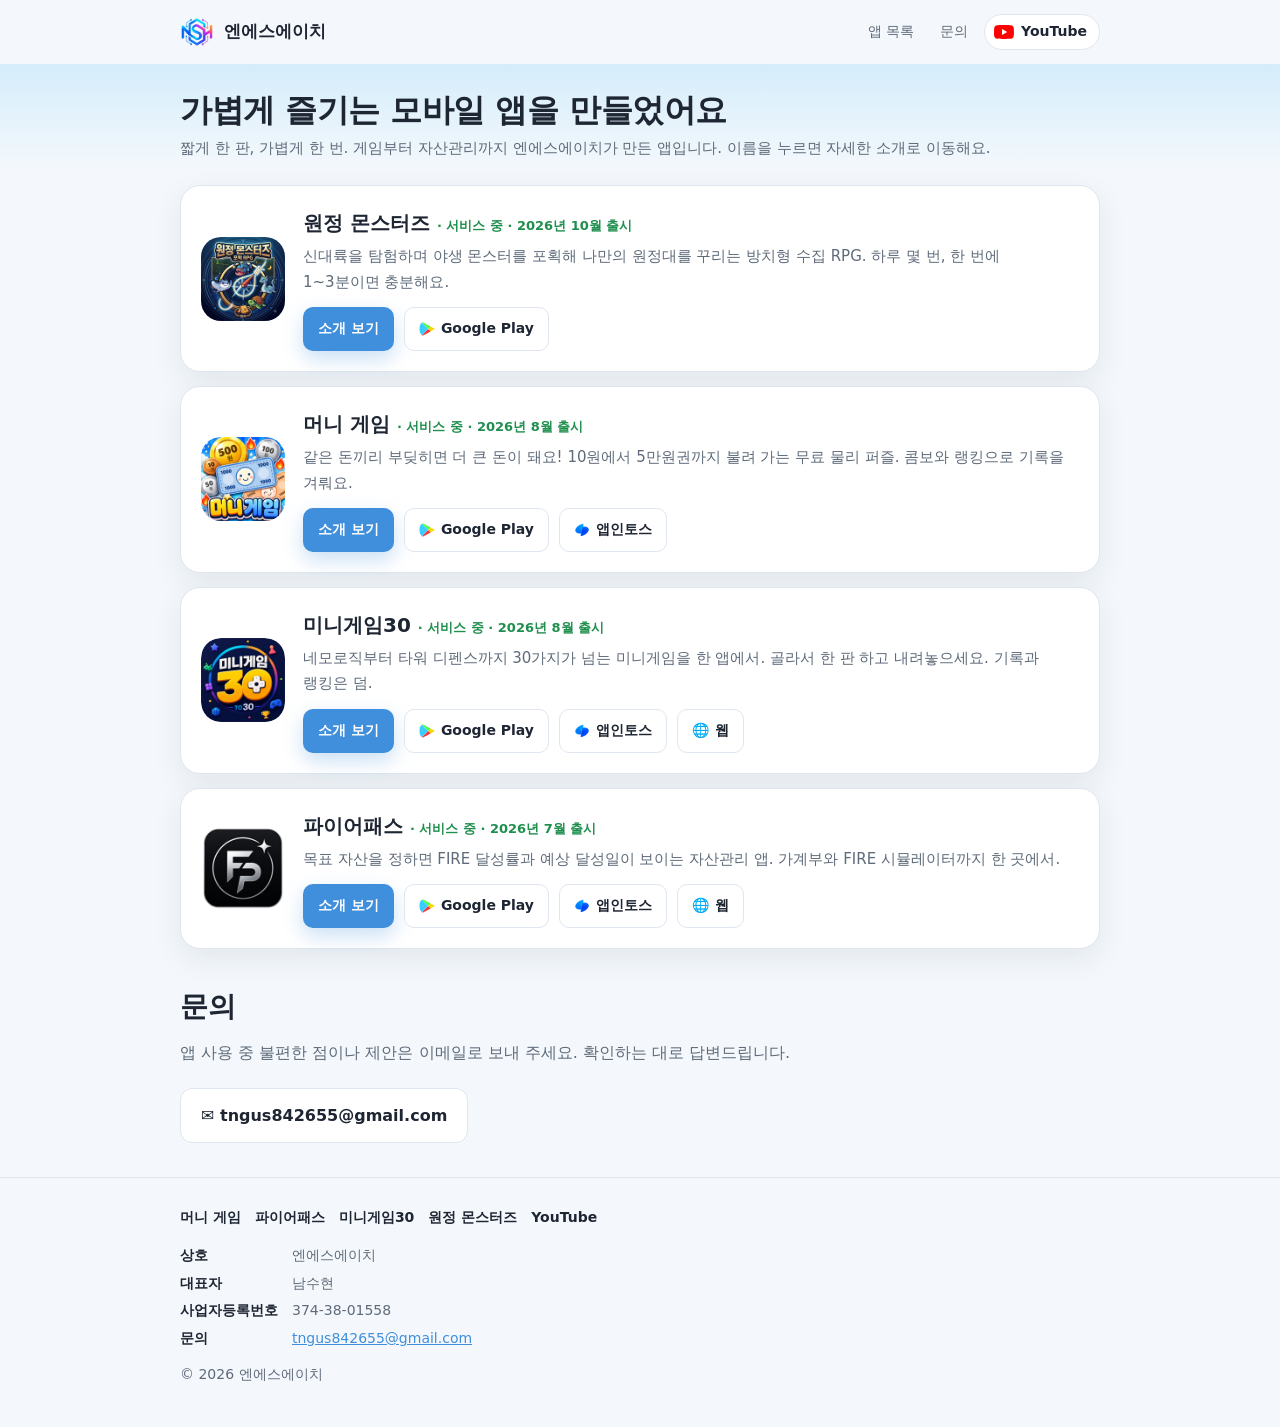
<file: index.html>
<!DOCTYPE html>
<html lang="ko">
<head>
<meta charset="utf-8">
<meta name="viewport" content="width=device-width, initial-scale=1">
<title>엔에스에이치 | 머니 게임 등 모바일 앱</title>
<meta name="description" content="엔에스에이치가 만든 모바일 앱 모음. 돈 합치기 퍼즐 머니 게임, FIRE 자산관리 파이어패스, 30가지 미니게임 미니게임30을 Google Play와 앱인토스에서 만나 보세요.">
<link rel="canonical" href="https://tngus842655.github.io/">
<link rel="icon" href="assets/brand/logo-192.png" type="image/png">
<link rel="apple-touch-icon" href="assets/brand/apple-touch-icon-180.png">
<link rel="stylesheet" href="assets/site.css">
<script src="assets/site.js" defer></script>
<meta name="theme-color" content="#5fa8e8">
<!-- 검색 등록 인증 태그 (2026-09-05 발급). 서치콘솔·서치어드바이저는 이 루트 페이지를 읽는다 — 지우지 말 것 -->
<meta name="google-site-verification" content="VfCfVfuhl_joqiy7UOWP-Zj7bCCm7ux3ki9j9BndPC8">
<meta name="naver-site-verification" content="8f2935824aabc5bf743b85da75b2691b1cdb7ed5">
<meta property="og:type" content="website">
<meta property="og:site_name" content="엔에스에이치">
<meta property="og:title" content="엔에스에이치 — 머니 게임 등 모바일 앱">
<meta property="og:description" content="짧게 한 판, 가볍게 한 번. 게임부터 자산관리까지 엔에스에이치가 만든 앱을 소개합니다.">
<meta property="og:url" content="https://tngus842655.github.io/">
<meta property="og:image" content="https://tngus842655.github.io/assets/moneygame/feature-graphic.png">
<meta property="og:image:width" content="1024">
<meta property="og:image:height" content="500">
<meta property="og:locale" content="ko_KR">
<meta name="twitter:card" content="summary_large_image">
<script type="application/ld+json">
{
  "@context": "https://schema.org",
  "@graph": [
    { "@type": "Organization", "@id": "https://tngus842655.github.io/#org", "name": "엔에스에이치", "url": "https://tngus842655.github.io/", "logo": "https://tngus842655.github.io/assets/brand/logo-512.png", "sameAs": ["https://www.youtube.com/@nsh_apps", "https://github.com/tngus842655"], "email": "tngus842655@gmail.com" },
    { "@type": "WebSite", "name": "엔에스에이치", "url": "https://tngus842655.github.io/", "inLanguage": "ko", "publisher": { "@id": "https://tngus842655.github.io/#org" } }
  ]
}
</script>
</head>
<body>

<div class="wrap">
  <header class="top">
    <a class="brand" href="./"><img src="assets/brand/logo-96.png" alt="" width="34" height="34">엔에스에이치</a>
    <nav class="menu" aria-label="페이지 내 이동">
      <a href="#apps">앱 목록</a>
      <a href="#contact">문의</a>
      <a class="yt" href="https://www.youtube.com/@nsh_apps" rel="noopener" title="엔에스에이치 유튜브 채널"><img src="assets/icons/youtube.svg" alt="" width="20" height="14"><span class="lbl">YouTube</span></a>
    </nav>
  </header>
</div>

<main>
  <div class="hero slim">
    <div class="wrap">
      <h1>가볍게 즐기는 모바일 앱을 만들었어요</h1>
      <p class="lead">짧게 한 판, 가볍게 한 번. 게임부터 자산관리까지 엔에스에이치가 만든 앱입니다. 이름을 누르면 자세한 소개로 이동해요.</p>
    </div>
  </div>

  <section id="apps" class="tight">
    <div class="wrap">
      <div class="app-list">

        <!-- 순서: 최신 출시가 위. 새 앱은 맨 위에 추가한다 -->

        <article class="featured">
          <img src="assets/newworld/icon-192.png" alt="원정 몬스터즈 아이콘" width="84" height="84">
          <div>
            <h3><a href="apps/newworld/">원정 몬스터즈</a> <span class="tag live">· 서비스 중 · 2026년 10월 출시</span></h3>
            <p>신대륙을 탐험하며 야생 몬스터를 포획해 나만의 원정대를 꾸리는 방치형 수집 RPG. 하루 몇 번, 한 번에 1~3분이면 충분해요.</p>
            <div class="cta">
              <a class="btn primary sm" href="apps/newworld/">소개 보기</a>
              <a class="btn ghost sm" href="https://play.google.com/store/apps/details?id=com.expeditionmonsters.app" rel="noopener"><img class="ic" src="assets/icons/google-play.svg" alt="" width="16" height="16"><span class="lbl">Google Play</span></a>
            </div>
          </div>
        </article>

        <article class="featured">
          <img src="assets/moneygame/icon-192.png" alt="머니 게임 아이콘" width="84" height="84">
          <div>
            <h3><a href="apps/moneygame/">머니 게임</a> <span class="tag live">· 서비스 중 · 2026년 8월 출시</span></h3>
            <p>같은 돈끼리 부딪히면 더 큰 돈이 돼요! 10원에서 5만원권까지 불려 가는 무료 물리 퍼즐. 콤보와 랭킹으로 기록을 겨뤄요.</p>
            <div class="cta">
              <a class="btn primary sm" href="apps/moneygame/">소개 보기</a>
              <a class="btn ghost sm" href="https://play.google.com/store/apps/details?id=com.moneygame.app" rel="noopener"><img class="ic" src="assets/icons/google-play.svg" alt="" width="16" height="16"><span class="lbl">Google Play</span></a>
              <a class="btn ghost sm" href="intoss://moneygame"><img class="ic" src="assets/icons/toss.png" alt="" width="16" height="16"><span class="lbl">앱인토스</span></a>
            </div>
          </div>
        </article>

        <article class="featured">
          <img src="assets/minigame30/icon-192.png" alt="미니게임30 아이콘" width="84" height="84">
          <div>
            <h3><a href="apps/minigame30/">미니게임30</a> <span class="tag live">· 서비스 중 · 2026년 8월 출시</span></h3>
            <p>네모로직부터 타워 디펜스까지 30가지가 넘는 미니게임을 한 앱에서. 골라서 한 판 하고 내려놓으세요. 기록과 랭킹은 덤.</p>
            <div class="cta">
              <a class="btn primary sm" href="apps/minigame30/">소개 보기</a>
              <a class="btn ghost sm" href="https://play.google.com/store/apps/details?id=com.minigame30.app" rel="noopener"><img class="ic" src="assets/icons/google-play.svg" alt="" width="16" height="16"><span class="lbl">Google Play</span></a>
              <a class="btn ghost sm" href="intoss://minigame30"><img class="ic" src="assets/icons/toss.png" alt="" width="16" height="16"><span class="lbl">앱인토스</span></a>
              <a class="btn ghost sm" href="https://web-game-ecru.vercel.app/" rel="noopener">🌐 <span class="lbl">웹</span></a>
            </div>
          </div>
        </article>

        <article class="featured">
          <img src="assets/firepath/icon-192.png" alt="파이어패스 아이콘" width="84" height="84">
          <div>
            <h3><a href="apps/firepath/">파이어패스</a> <span class="tag live">· 서비스 중 · 2026년 7월 출시</span></h3>
            <p>목표 자산을 정하면 FIRE 달성률과 예상 달성일이 보이는 자산관리 앱. 가계부와 FIRE 시뮬레이터까지 한 곳에서.</p>
            <div class="cta">
              <a class="btn primary sm" href="apps/firepath/">소개 보기</a>
              <a class="btn ghost sm" href="https://play.google.com/store/apps/details?id=com.firepath.app" rel="noopener"><img class="ic" src="assets/icons/google-play.svg" alt="" width="16" height="16"><span class="lbl">Google Play</span></a>
              <a class="btn ghost sm" href="intoss://firepath"><img class="ic" src="assets/icons/toss.png" alt="" width="16" height="16"><span class="lbl">앱인토스</span></a>
              <a class="btn ghost sm" href="https://firepath.me/" rel="noopener">🌐 <span class="lbl">웹</span></a>
            </div>
          </div>
        </article>

        <!-- ▼ 새 앱은 아래 예시를 복사해 주석을 풀고 채운다.
             소개 페이지는 apps/_template/ 를 apps/<slug>/ 로 복사해 만들고,
             자산(아이콘·스크린샷)은 assets/<slug>/ 에 둔다. README.md 참고.

        <article class="featured">
          <img src="assets/【slug】/icon-192.png" alt="【앱 이름】 아이콘" width="84" height="84">
          <div>
            <h3><a href="apps/【slug】/">【앱 이름】</a> <span class="tag live">· 서비스 중</span></h3>
            <p>【한두 문장 소개】</p>
            <div class="cta">
              <a class="btn primary sm" href="apps/【slug】/">소개 보기</a>
              <a class="btn ghost sm" href="https://play.google.com/store/apps/details?id=【패키지이름】" rel="noopener"><img class="ic" src="assets/icons/google-play.svg" alt="" width="16" height="16"><span class="lbl">Google Play</span></a>
              <a class="btn ghost sm" href="intoss://【appName】"><img class="ic" src="assets/icons/toss.png" alt="" width="16" height="16"><span class="lbl">앱인토스</span></a>
            </div>
          </div>
        </article>
        ▲ 여기까지 예시 -->

      </div>
    </div>
  </section>

  <section id="contact" class="tight">
    <div class="wrap">
      <h2>문의</h2>
      <p class="sub">앱 사용 중 불편한 점이나 제안은 이메일로 보내 주세요. 확인하는 대로 답변드립니다.</p>
      <a class="btn ghost" href="mailto:tngus842655@gmail.com">✉️ tngus842655@gmail.com</a>
    </div>
  </section>
</main>

<footer>
  <div class="wrap">
    <div class="links">
      <a href="apps/moneygame/">머니 게임</a>
      <a href="apps/firepath/">파이어패스</a>
      <a href="apps/minigame30/">미니게임30</a>
      <a href="apps/newworld/">원정 몬스터즈</a>
      <a href="https://www.youtube.com/@nsh_apps" rel="noopener">YouTube</a>
    </div>
    <dl>
      <dt>상호</dt><dd>엔에스에이치</dd>
      <dt>대표자</dt><dd>남수현</dd>
      <dt>사업자등록번호</dt><dd>374-38-01558</dd>
      <dt>문의</dt><dd><a href="mailto:tngus842655@gmail.com">tngus842655@gmail.com</a></dd>
    </dl>
    <div>© 2026 엔에스에이치</div>
  </div>
</footer>
</body>
</html>
</file>
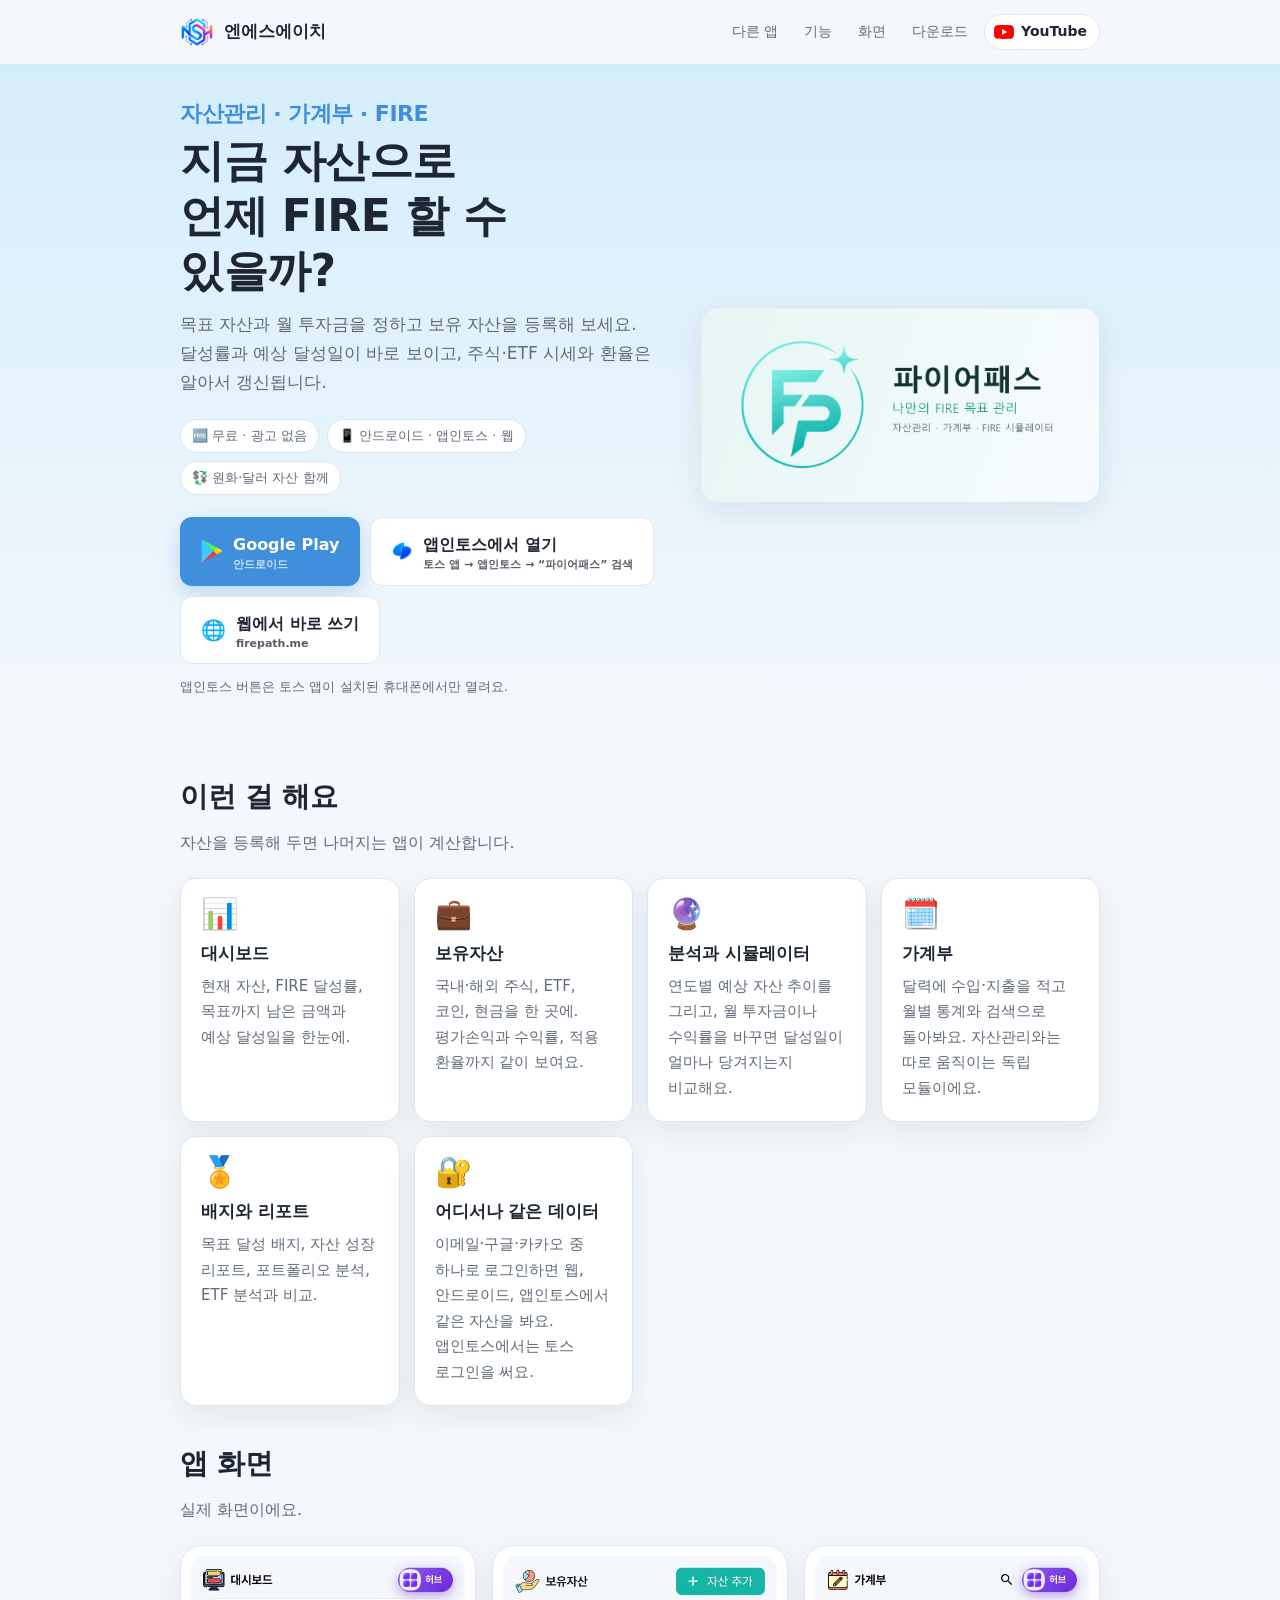
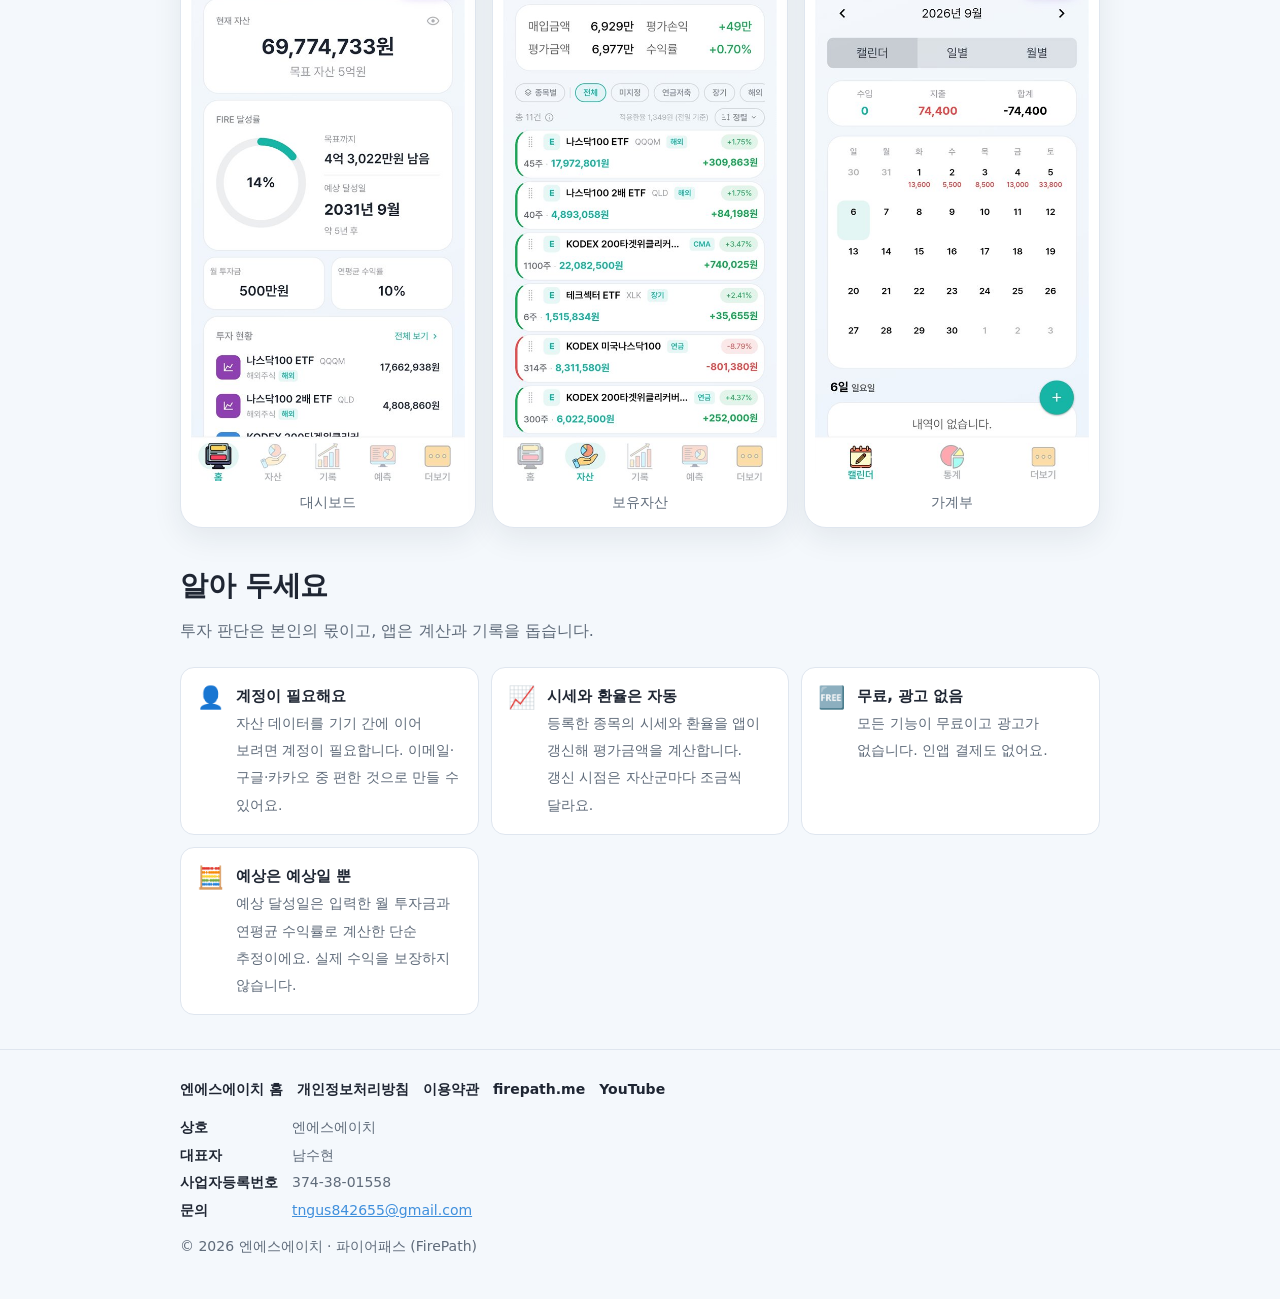
<file: apps/firepath/index.html>
<!DOCTYPE html>
<html lang="ko">
<head>
<meta charset="utf-8">
<meta name="viewport" content="width=device-width, initial-scale=1">
<title>파이어패스 - 나만의 FIRE 목표 관리 | 자산관리·가계부 앱</title>
<meta name="description" content="목표 자산을 정하고 보유 자산을 등록하면 FIRE 달성률과 예상 달성일을 알려주는 자산관리 앱. 가계부와 FIRE 시뮬레이터까지 한 곳에서. Google Play·앱인토스·웹에서 무료.">
<link rel="canonical" href="https://tngus842655.github.io/apps/firepath/">
<link rel="icon" href="../../assets/firepath/icon-192.png" type="image/png">
<link rel="apple-touch-icon" href="../../assets/firepath/icon-192.png">
<link rel="stylesheet" href="../../assets/site.css">
<script src="../../assets/site.js" defer></script>
<meta name="theme-color" content="#1f9e8a">
<meta property="og:type" content="website">
<meta property="og:site_name" content="엔에스에이치">
<meta property="og:title" content="파이어패스 - 나만의 FIRE 목표 관리">
<meta property="og:description" content="목표 자산을 정하면 FIRE 달성률과 예상 달성일이 보이는 자산관리 앱. 가계부와 시뮬레이터까지.">
<meta property="og:url" content="https://tngus842655.github.io/apps/firepath/">
<meta property="og:image" content="https://tngus842655.github.io/assets/firepath/feature-graphic.png">
<meta property="og:image:width" content="1024">
<meta property="og:image:height" content="500">
<meta property="og:locale" content="ko_KR">
<meta name="twitter:card" content="summary_large_image">
<meta name="twitter:title" content="파이어패스 - 나만의 FIRE 목표 관리">
<meta name="twitter:description" content="목표 자산을 정하면 FIRE 달성률과 예상 달성일이 보이는 자산관리 앱. 가계부와 시뮬레이터까지.">
<meta name="twitter:image" content="https://tngus842655.github.io/assets/firepath/feature-graphic.png">
<script type="application/ld+json">
{
  "@context": "https://schema.org",
  "@type": "MobileApplication",
  "name": "파이어패스",
  "alternateName": "FirePath",
  "description": "목표 자산을 정하고 보유 자산을 등록하면 FIRE 달성률과 예상 달성일을 알려주는 자산관리 앱. 가계부와 FIRE 시뮬레이터 포함.",
  "url": "https://tngus842655.github.io/apps/firepath/",
  "image": "https://tngus842655.github.io/assets/firepath/icon-192.png",
  "screenshot": "https://tngus842655.github.io/assets/firepath/screen-dashboard.jpg",
  "applicationCategory": "FinanceApplication",
  "operatingSystem": "Android, Web",
  "inLanguage": "ko",
  "isAccessibleForFree": true,
  "offers": { "@type": "Offer", "price": "0", "priceCurrency": "KRW" },
  "installUrl": "https://play.google.com/store/apps/details?id=com.firepath.app",
  "author": { "@type": "Organization", "name": "엔에스에이치", "email": "tngus842655@gmail.com" }
}
</script>
</head>
<body>

<div class="wrap">
  <header class="top">
    <a class="brand" href="../../"><img src="../../assets/brand/logo-96.png" alt="" width="34" height="34">엔에스에이치</a>
    <nav class="menu" aria-label="페이지 내 이동">
      <a href="../../#apps">다른 앱</a>
      <a href="#how">기능</a>
      <a href="#shots">화면</a>
      <a href="#download">다운로드</a>
      <a class="yt" href="https://www.youtube.com/@nsh_apps" rel="noopener" title="엔에스에이치 유튜브 채널"><img src="../../assets/icons/youtube.svg" alt="" width="20" height="14"><span class="lbl">YouTube</span></a>
    </nav>
  </header>
</div>

<main id="top">
  <div class="hero">
    <div class="wrap hero-grid">
      <div>
        <h1><small>자산관리 · 가계부 · FIRE</small>지금 자산으로<br>언제 FIRE 할 수 있을까?</h1>
        <p class="lead">목표 자산과 월 투자금을 정하고 보유 자산을 등록해 보세요. 달성률과 예상 달성일이 바로 보이고, 주식·ETF 시세와 환율은 알아서 갱신됩니다.</p>
        <div class="badges">
          <span class="badge">🆓 무료 · 광고 없음</span>
          <span class="badge">📱 안드로이드 · 앱인토스 · 웹</span>
          <span class="badge">💱 원화·달러 자산 함께</span>
        </div>
        <div class="cta" id="download">
          <a class="btn primary" href="https://play.google.com/store/apps/details?id=com.firepath.app" rel="noopener">
            <img class="ic" src="../../assets/icons/google-play.svg" alt="" width="22" height="22"><span>Google Play<small>안드로이드</small></span>
          </a>
          <a class="btn toss" href="intoss://firepath">
            <img class="ic" src="../../assets/icons/toss.png" alt="" width="22" height="22"><span>앱인토스에서 열기<small>토스 앱 → 앱인토스 → “파이어패스” 검색</small></span>
          </a>
          <a class="btn ghost" href="https://firepath.me/" rel="noopener">
            <span class="ic">🌐</span><span>웹에서 바로 쓰기<small>firepath.me</small></span>
          </a>
        </div>
        <p class="note">앱인토스 버튼은 토스 앱이 설치된 휴대폰에서만 열려요.</p>
      </div>
      <figure class="hero-art">
        <img src="../../assets/firepath/feature-graphic.png" alt="파이어패스 — 나만의 FIRE 목표 관리" width="1024" height="500">
      </figure>
    </div>
  </div>

  <section id="how">
    <div class="wrap">
      <h2>이런 걸 해요</h2>
      <p class="sub">자산을 등록해 두면 나머지는 앱이 계산합니다.</p>
      <div class="cards">
        <div class="card"><div class="em">📊</div><h3>대시보드</h3><p>현재 자산, FIRE 달성률, 목표까지 남은 금액과 예상 달성일을 한눈에.</p></div>
        <div class="card"><div class="em">💼</div><h3>보유자산</h3><p>국내·해외 주식, ETF, 코인, 현금을 한 곳에. 평가손익과 수익률, 적용 환율까지 같이 보여요.</p></div>
        <div class="card"><div class="em">🔮</div><h3>분석과 시뮬레이터</h3><p>연도별 예상 자산 추이를 그리고, 월 투자금이나 수익률을 바꾸면 달성일이 얼마나 당겨지는지 비교해요.</p></div>
        <div class="card"><div class="em">🗓️</div><h3>가계부</h3><p>달력에 수입·지출을 적고 월별 통계와 검색으로 돌아봐요. 자산관리와는 따로 움직이는 독립 모듈이에요.</p></div>
        <div class="card"><div class="em">🏅</div><h3>배지와 리포트</h3><p>목표 달성 배지, 자산 성장 리포트, 포트폴리오 분석, ETF 분석과 비교.</p></div>
        <div class="card"><div class="em">🔐</div><h3>어디서나 같은 데이터</h3><p>이메일·구글·카카오 중 하나로 로그인하면 웹, 안드로이드, 앱인토스에서 같은 자산을 봐요. 앱인토스에서는 토스 로그인을 써요.</p></div>
      </div>
    </div>
  </section>

  <section id="shots" class="tight">
    <div class="wrap">
      <h2>앱 화면</h2>
      <p class="sub">실제 화면이에요.</p>
      <div class="shots">
        <figure class="shot"><img src="../../assets/firepath/screen-dashboard.jpg" alt="파이어패스 대시보드 — 현재 자산과 FIRE 달성률, 예상 달성일" loading="lazy" width="540" height="1035"><figcaption>대시보드</figcaption></figure>
        <figure class="shot"><img src="../../assets/firepath/screen-portfolio.jpg" alt="파이어패스 보유자산 — 종목별 평가금액과 수익률" loading="lazy" width="540" height="1035"><figcaption>보유자산</figcaption></figure>
        <figure class="shot"><img src="../../assets/firepath/screen-budget.jpg" alt="파이어패스 가계부 — 달력에 기록한 수입과 지출" loading="lazy" width="540" height="1035"><figcaption>가계부</figcaption></figure>
      </div>
    </div>
  </section>

  <section id="info" class="tight">
    <div class="wrap">
      <h2>알아 두세요</h2>
      <p class="sub">투자 판단은 본인의 몫이고, 앱은 계산과 기록을 돕습니다.</p>
      <div class="facts">
        <div class="fact"><div class="em">👤</div><div><b>계정이 필요해요</b><span>자산 데이터를 기기 간에 이어 보려면 계정이 필요합니다. 이메일·구글·카카오 중 편한 것으로 만들 수 있어요.</span></div></div>
        <div class="fact"><div class="em">📈</div><div><b>시세와 환율은 자동</b><span>등록한 종목의 시세와 환율을 앱이 갱신해 평가금액을 계산합니다. 갱신 시점은 자산군마다 조금씩 달라요.</span></div></div>
        <div class="fact"><div class="em">🆓</div><div><b>무료, 광고 없음</b><span>모든 기능이 무료이고 광고가 없습니다. 인앱 결제도 없어요.</span></div></div>
        <div class="fact"><div class="em">🧮</div><div><b>예상은 예상일 뿐</b><span>예상 달성일은 입력한 월 투자금과 연평균 수익률로 계산한 단순 추정이에요. 실제 수익을 보장하지 않습니다.</span></div></div>
      </div>
    </div>
  </section>
</main>

<footer>
  <div class="wrap">
    <div class="links">
      <a href="../../">엔에스에이치 홈</a>
      <a href="https://firepath.me/privacy-policy" rel="noopener">개인정보처리방침</a>
      <a href="https://firepath.me/terms" rel="noopener">이용약관</a>
      <a href="https://firepath.me/" rel="noopener">firepath.me</a>
      <a href="https://www.youtube.com/@nsh_apps" rel="noopener">YouTube</a>
    </div>
    <dl>
      <dt>상호</dt><dd>엔에스에이치</dd>
      <dt>대표자</dt><dd>남수현</dd>
      <dt>사업자등록번호</dt><dd>374-38-01558</dd>
      <dt>문의</dt><dd><a href="mailto:tngus842655@gmail.com">tngus842655@gmail.com</a></dd>
    </dl>
    <div>© 2026 엔에스에이치 · 파이어패스 (FirePath)</div>
  </div>
</footer>
</body>
</html>
</file>
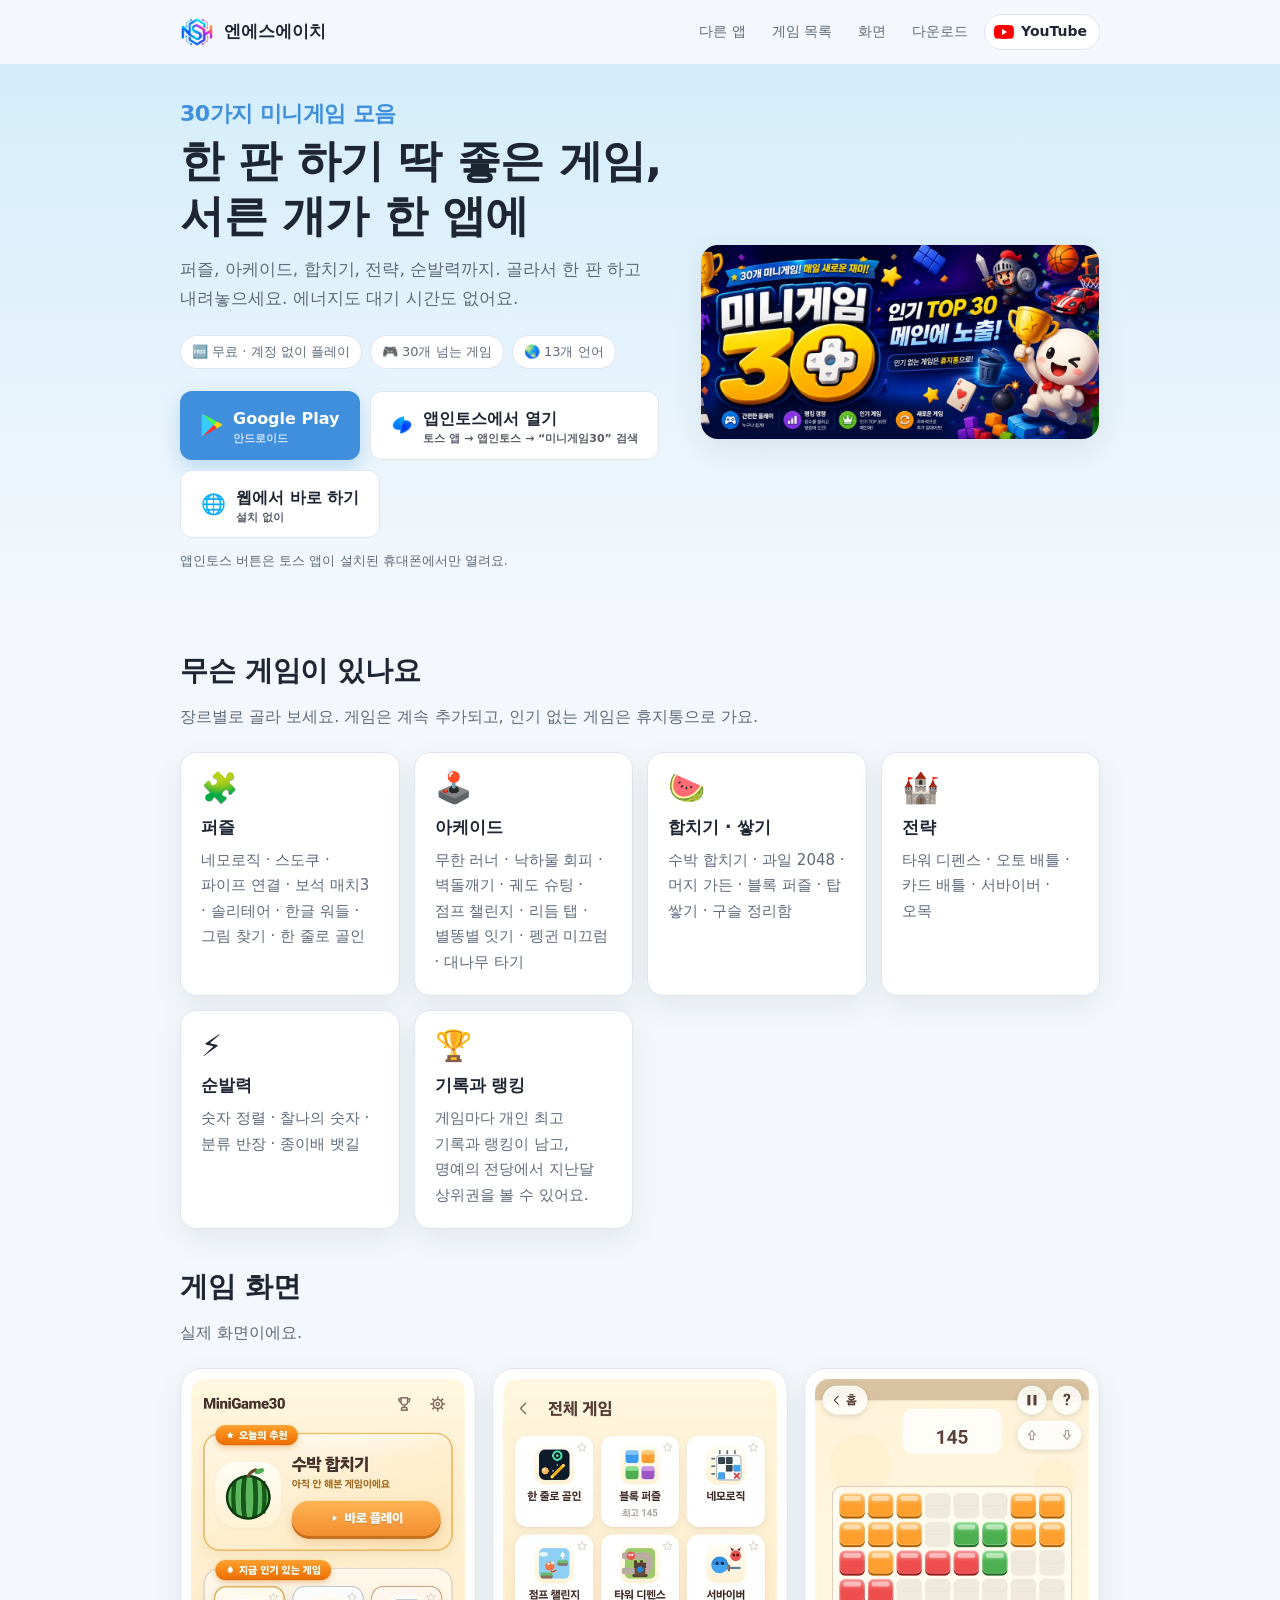
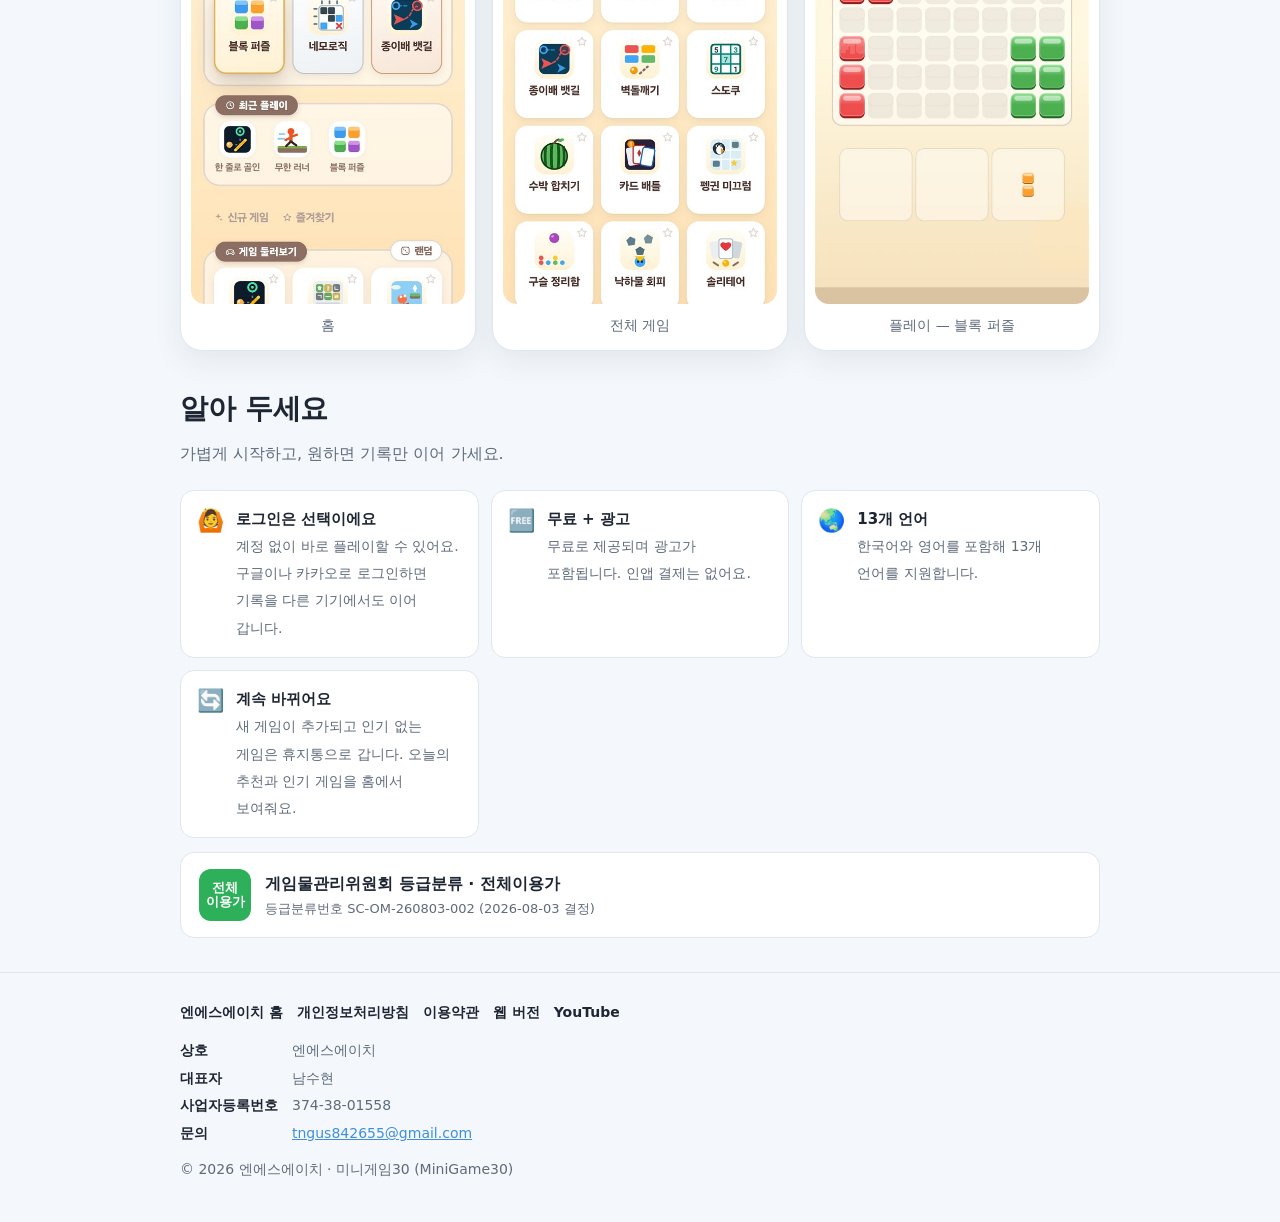
<file: apps/minigame30/index.html>
<!DOCTYPE html>
<html lang="ko">
<head>
<meta charset="utf-8">
<meta name="viewport" content="width=device-width, initial-scale=1">
<title>미니게임30 - 30가지 미니게임을 한 앱에 | 무료 캐주얼 게임 모음</title>
<meta name="description" content="네모로직, 스도쿠, 수박 합치기, 타워 디펜스, 벽돌깨기까지 30가지가 넘는 미니게임을 한 앱에서. 설치 하나로 골라서 한 판씩, 기록과 랭킹은 덤. Google Play·앱인토스·웹에서 무료.">
<link rel="canonical" href="https://tngus842655.github.io/apps/minigame30/">
<link rel="icon" href="../../assets/minigame30/icon-192.png" type="image/png">
<link rel="apple-touch-icon" href="../../assets/minigame30/icon-192.png">
<link rel="stylesheet" href="../../assets/site.css">
<script src="../../assets/site.js" defer></script>
<meta name="theme-color" content="#FFCA28">
<meta property="og:type" content="website">
<meta property="og:site_name" content="엔에스에이치">
<meta property="og:title" content="미니게임30 - 30가지 미니게임을 한 앱에">
<meta property="og:description" content="퍼즐, 아케이드, 합치기, 전략, 순발력까지. 골라서 한 판 하고 내려놓으세요. 에너지도 대기 시간도 없어요.">
<meta property="og:url" content="https://tngus842655.github.io/apps/minigame30/">
<meta property="og:image" content="https://tngus842655.github.io/assets/minigame30/feature-graphic.jpg">
<meta property="og:image:width" content="1024">
<meta property="og:image:height" content="500">
<meta property="og:locale" content="ko_KR">
<meta name="twitter:card" content="summary_large_image">
<meta name="twitter:title" content="미니게임30 - 30가지 미니게임을 한 앱에">
<meta name="twitter:description" content="퍼즐, 아케이드, 합치기, 전략, 순발력까지. 골라서 한 판 하고 내려놓으세요.">
<meta name="twitter:image" content="https://tngus842655.github.io/assets/minigame30/feature-graphic.jpg">
<script type="application/ld+json">
{
  "@context": "https://schema.org",
  "@type": "MobileApplication",
  "name": "미니게임30",
  "alternateName": "MiniGame30",
  "description": "30가지가 넘는 미니게임을 한 앱에서. 퍼즐, 아케이드, 합치기, 전략, 순발력 게임과 기록·랭킹.",
  "url": "https://tngus842655.github.io/apps/minigame30/",
  "image": "https://tngus842655.github.io/assets/minigame30/icon-192.png",
  "screenshot": "https://tngus842655.github.io/assets/minigame30/screen-home.jpg",
  "applicationCategory": "GameApplication",
  "contentRating": "전체이용가 (게임물관리위원회 SC-OM-260803-002)",
  "applicationSubCategory": "Casual",
  "operatingSystem": "Android, Web",
  "inLanguage": "ko",
  "isAccessibleForFree": true,
  "offers": { "@type": "Offer", "price": "0", "priceCurrency": "KRW" },
  "installUrl": "https://play.google.com/store/apps/details?id=com.minigame30.app",
  "author": { "@type": "Organization", "name": "엔에스에이치", "email": "tngus842655@gmail.com" }
}
</script>
</head>
<body>

<div class="wrap">
  <header class="top">
    <a class="brand" href="../../"><img src="../../assets/brand/logo-96.png" alt="" width="34" height="34">엔에스에이치</a>
    <nav class="menu" aria-label="페이지 내 이동">
      <a href="../../#apps">다른 앱</a>
      <a href="#games">게임 목록</a>
      <a href="#shots">화면</a>
      <a href="#download">다운로드</a>
      <a class="yt" href="https://www.youtube.com/@nsh_apps" rel="noopener" title="엔에스에이치 유튜브 채널"><img src="../../assets/icons/youtube.svg" alt="" width="20" height="14"><span class="lbl">YouTube</span></a>
    </nav>
  </header>
</div>

<main id="top">
  <div class="hero">
    <div class="wrap hero-grid">
      <div>
        <h1><small>30가지 미니게임 모음</small>한 판 하기 딱 좋은 게임,<br>서른 개가 한 앱에</h1>
        <p class="lead">퍼즐, 아케이드, 합치기, 전략, 순발력까지. 골라서 한 판 하고 내려놓으세요. 에너지도 대기 시간도 없어요.</p>
        <div class="badges">
          <span class="badge">🆓 무료 · 계정 없이 플레이</span>
          <span class="badge">🎮 30개 넘는 게임</span>
          <span class="badge">🌏 13개 언어</span>
        </div>
        <div class="cta" id="download">
          <a class="btn primary" href="https://play.google.com/store/apps/details?id=com.minigame30.app" rel="noopener">
            <img class="ic" src="../../assets/icons/google-play.svg" alt="" width="22" height="22"><span>Google Play<small>안드로이드</small></span>
          </a>
          <a class="btn toss" href="intoss://minigame30">
            <img class="ic" src="../../assets/icons/toss.png" alt="" width="22" height="22"><span>앱인토스에서 열기<small>토스 앱 → 앱인토스 → “미니게임30” 검색</small></span>
          </a>
          <a class="btn ghost" href="https://web-game-ecru.vercel.app/" rel="noopener">
            <span class="ic">🌐</span><span>웹에서 바로 하기<small>설치 없이</small></span>
          </a>
        </div>
        <p class="note">앱인토스 버튼은 토스 앱이 설치된 휴대폰에서만 열려요.</p>
      </div>
      <figure class="hero-art">
        <img src="../../assets/minigame30/feature-graphic.jpg" alt="미니게임30 — 30개 미니게임, 매일 새로운 재미" width="1024" height="500">
      </figure>
    </div>
  </div>

  <section id="games">
    <div class="wrap">
      <h2>무슨 게임이 있나요</h2>
      <p class="sub">장르별로 골라 보세요. 게임은 계속 추가되고, 인기 없는 게임은 휴지통으로 가요.</p>
      <div class="cards">
        <div class="card"><div class="em">🧩</div><h3>퍼즐</h3><p>네모로직 · 스도쿠 · 파이프 연결 · 보석 매치3 · 솔리테어 · 한글 워들 · 그림 찾기 · 한 줄로 골인</p></div>
        <div class="card"><div class="em">🕹️</div><h3>아케이드</h3><p>무한 러너 · 낙하물 회피 · 벽돌깨기 · 궤도 슈팅 · 점프 챌린지 · 리듬 탭 · 별똥별 잇기 · 펭귄 미끄럼 · 대나무 타기</p></div>
        <div class="card"><div class="em">🍉</div><h3>합치기 · 쌓기</h3><p>수박 합치기 · 과일 2048 · 머지 가든 · 블록 퍼즐 · 탑 쌓기 · 구슬 정리함</p></div>
        <div class="card"><div class="em">🏰</div><h3>전략</h3><p>타워 디펜스 · 오토 배틀 · 카드 배틀 · 서바이버 · 오목</p></div>
        <div class="card"><div class="em">⚡</div><h3>순발력</h3><p>숫자 정렬 · 찰나의 숫자 · 분류 반장 · 종이배 뱃길</p></div>
        <div class="card"><div class="em">🏆</div><h3>기록과 랭킹</h3><p>게임마다 개인 최고 기록과 랭킹이 남고, 명예의 전당에서 지난달 상위권을 볼 수 있어요.</p></div>
      </div>
    </div>
  </section>

  <section id="shots" class="tight">
    <div class="wrap">
      <h2>게임 화면</h2>
      <p class="sub">실제 화면이에요.</p>
      <div class="shots">
        <figure class="shot"><img src="../../assets/minigame30/screen-home.jpg" alt="미니게임30 홈 — 오늘의 추천과 인기 게임" loading="lazy" width="540" height="1035"><figcaption>홈</figcaption></figure>
        <figure class="shot"><img src="../../assets/minigame30/screen-games.jpg" alt="미니게임30 전체 게임 목록" loading="lazy" width="540" height="1035"><figcaption>전체 게임</figcaption></figure>
        <figure class="shot"><img src="../../assets/minigame30/screen-play.jpg" alt="미니게임30 블록 퍼즐 플레이 화면" loading="lazy" width="540" height="1035"><figcaption>플레이 — 블록 퍼즐</figcaption></figure>
      </div>
    </div>
  </section>

  <section id="info" class="tight">
    <div class="wrap">
      <h2>알아 두세요</h2>
      <p class="sub">가볍게 시작하고, 원하면 기록만 이어 가세요.</p>
      <div class="facts">
        <div class="fact"><div class="em">🙆</div><div><b>로그인은 선택이에요</b><span>계정 없이 바로 플레이할 수 있어요. 구글이나 카카오로 로그인하면 기록을 다른 기기에서도 이어 갑니다.</span></div></div>
        <div class="fact"><div class="em">🆓</div><div><b>무료 + 광고</b><span>무료로 제공되며 광고가 포함됩니다. 인앱 결제는 없어요.</span></div></div>
        <div class="fact"><div class="em">🌏</div><div><b>13개 언어</b><span>한국어와 영어를 포함해 13개 언어를 지원합니다.</span></div></div>
        <div class="fact"><div class="em">🔄</div><div><b>계속 바뀌어요</b><span>새 게임이 추가되고 인기 없는 게임은 휴지통으로 갑니다. 오늘의 추천과 인기 게임을 홈에서 보여줘요.</span></div></div>
      </div>
      <div class="rating">
        <div class="mark">전체<br>이용가</div>
        <div><b>게임물관리위원회 등급분류 · 전체이용가</b><small>등급분류번호 SC-OM-260803-002 (2026-08-03 결정)</small></div>
      </div>
    </div>
  </section>
</main>

<footer>
  <div class="wrap">
    <div class="links">
      <a href="../../">엔에스에이치 홈</a>
      <a href="https://web-game-ecru.vercel.app/privacy" rel="noopener">개인정보처리방침</a>
      <a href="https://web-game-ecru.vercel.app/terms" rel="noopener">이용약관</a>
      <a href="https://web-game-ecru.vercel.app/" rel="noopener">웹 버전</a>
      <a href="https://www.youtube.com/@nsh_apps" rel="noopener">YouTube</a>
    </div>
    <dl>
      <dt>상호</dt><dd>엔에스에이치</dd>
      <dt>대표자</dt><dd>남수현</dd>
      <dt>사업자등록번호</dt><dd>374-38-01558</dd>
      <dt>문의</dt><dd><a href="mailto:tngus842655@gmail.com">tngus842655@gmail.com</a></dd>
    </dl>
    <div>© 2026 엔에스에이치 · 미니게임30 (MiniGame30)</div>
  </div>
</footer>
</body>
</html>
</file>
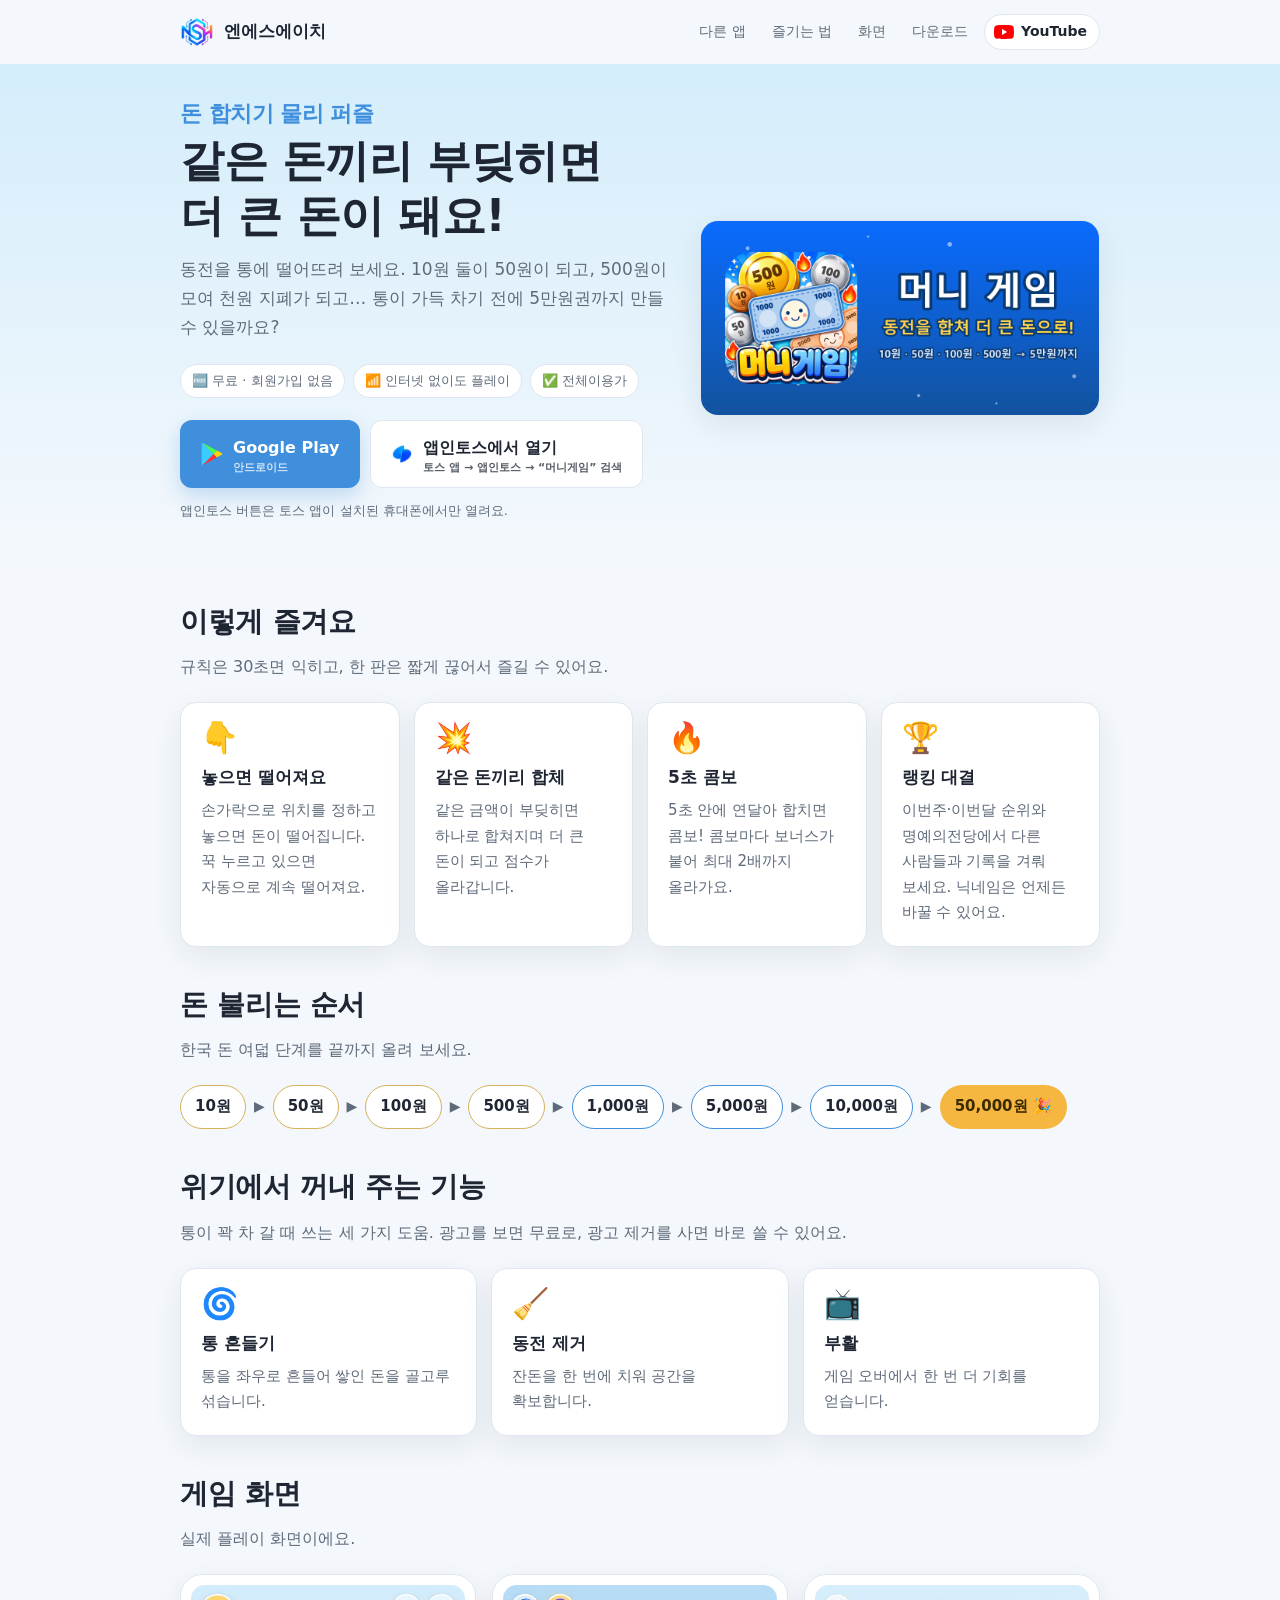
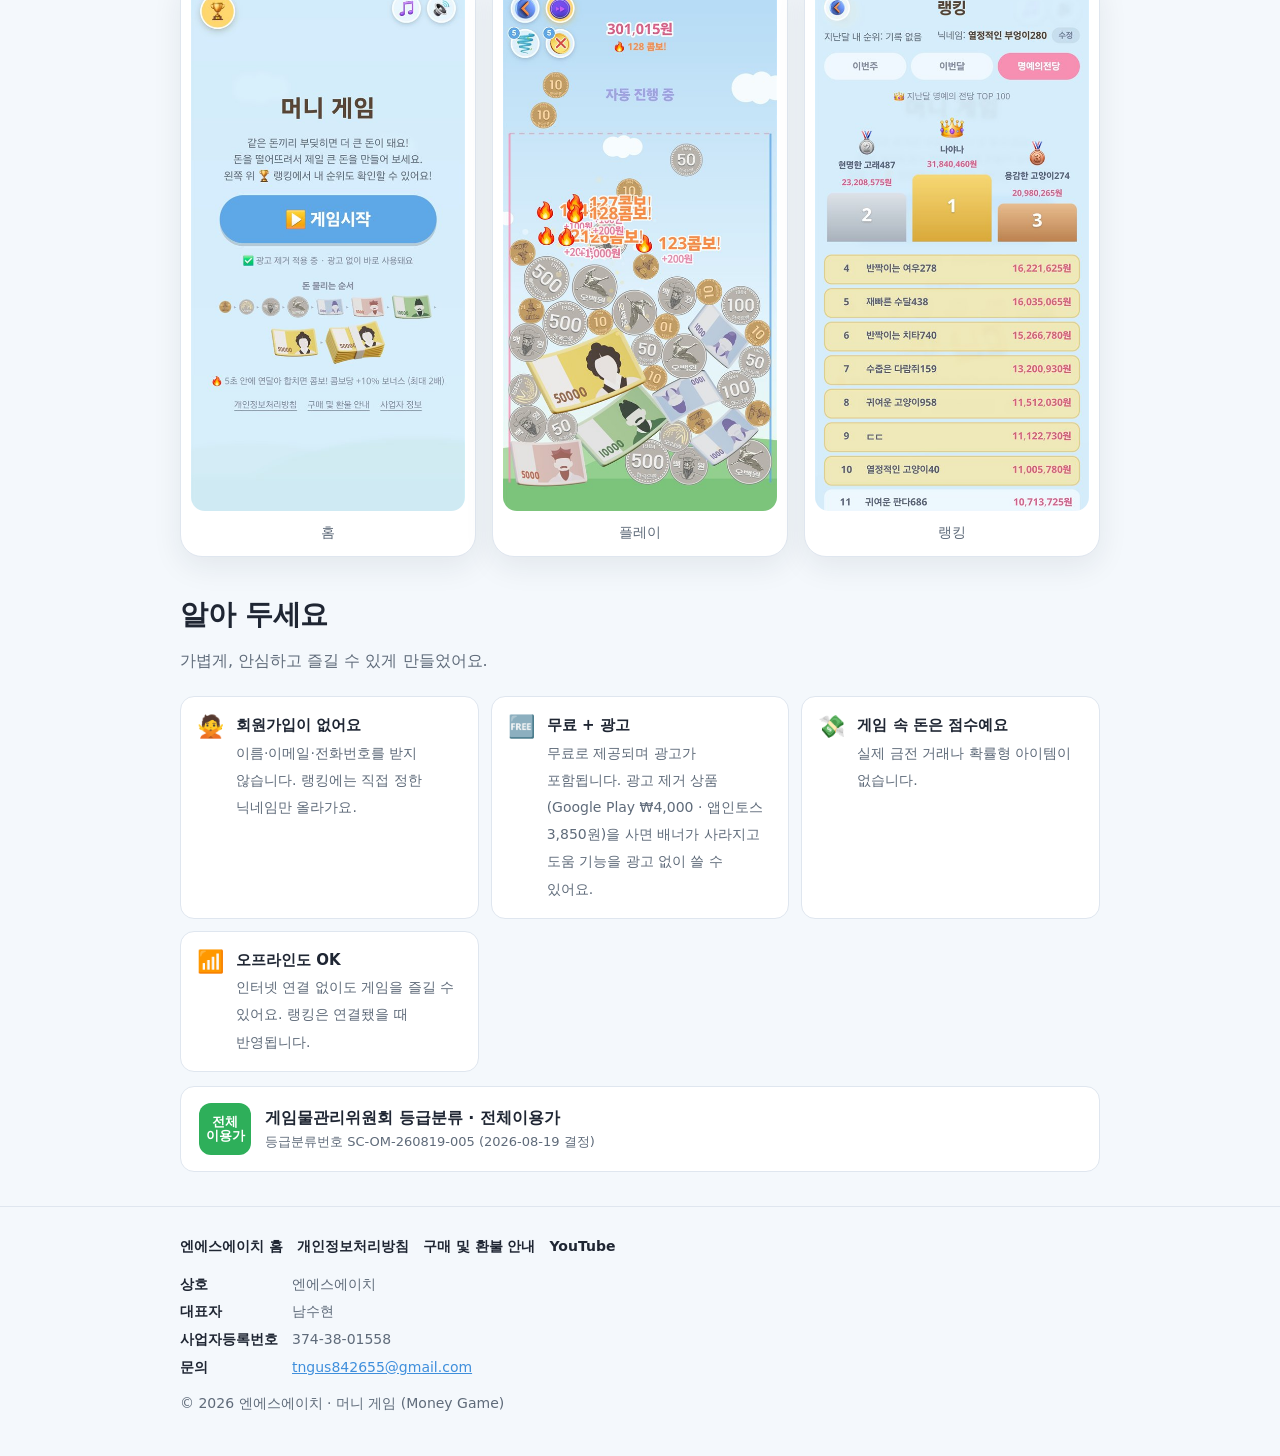
<file: apps/moneygame/index.html>
<!DOCTYPE html>
<html lang="ko">
<head>
<meta charset="utf-8">
<meta name="viewport" content="width=device-width, initial-scale=1">
<title>머니 게임 - 돈 합치기 퍼즐 | 무료 물리 퍼즐 게임</title>
<meta name="description" content="10원부터 5만원까지! 같은 돈끼리 부딪혀 더 큰 돈으로 불려 가는 물리 퍼즐 게임. 회원가입 없이 무료로, Google Play와 앱인토스에서 바로 즐기세요.">
<link rel="canonical" href="https://tngus842655.github.io/apps/moneygame/">
<link rel="icon" href="../../assets/moneygame/icon-192.png" type="image/png">
<link rel="apple-touch-icon" href="../../assets/moneygame/icon-192.png">
<link rel="stylesheet" href="../../assets/site.css">
<script src="../../assets/site.js" defer></script>
<meta name="theme-color" content="#5fa8e8">
<meta property="og:type" content="website">
<meta property="og:site_name" content="엔에스에이치">
<meta property="og:title" content="머니 게임 - 돈 합치기 퍼즐">
<meta property="og:description" content="같은 돈끼리 부딪히면 더 큰 돈이 돼요! 10원에서 5만원권까지 불려 가는 무료 물리 퍼즐 게임.">
<meta property="og:url" content="https://tngus842655.github.io/apps/moneygame/">
<meta property="og:image" content="https://tngus842655.github.io/assets/moneygame/feature-graphic.png">
<meta property="og:image:width" content="1024">
<meta property="og:image:height" content="500">
<meta property="og:locale" content="ko_KR">
<meta name="twitter:card" content="summary_large_image">
<meta name="twitter:title" content="머니 게임 - 돈 합치기 퍼즐">
<meta name="twitter:description" content="같은 돈끼리 부딪히면 더 큰 돈이 돼요! 10원에서 5만원권까지 불려 가는 무료 물리 퍼즐 게임.">
<meta name="twitter:image" content="https://tngus842655.github.io/assets/moneygame/feature-graphic.png">
<script type="application/ld+json">
{
  "@context": "https://schema.org",
  "@type": "MobileApplication",
  "name": "머니 게임",
  "alternateName": "머니 게임 - 돈 합치기 퍼즐",
  "description": "같은 돈끼리 부딪히면 더 큰 돈이 되는 물리 퍼즐 게임. 10원에서 5만원권까지 불려 보세요.",
  "url": "https://tngus842655.github.io/apps/moneygame/",
  "image": "https://tngus842655.github.io/assets/moneygame/icon-192.png",
  "screenshot": "https://tngus842655.github.io/assets/moneygame/screen-game.jpg",
  "applicationCategory": "GameApplication",
  "applicationSubCategory": "Puzzle",
  "operatingSystem": "Android",
  "inLanguage": "ko",
  "isAccessibleForFree": true,
  "contentRating": "전체이용가 (게임물관리위원회 SC-OM-260819-005)",
  "offers": { "@type": "Offer", "price": "0", "priceCurrency": "KRW" },
  "installUrl": "https://play.google.com/store/apps/details?id=com.moneygame.app",
  "author": { "@type": "Organization", "name": "엔에스에이치", "email": "tngus842655@gmail.com" }
}
</script>
</head>
<body>

<div class="wrap">
  <header class="top">
    <a class="brand" href="../../"><img src="../../assets/brand/logo-96.png" alt="" width="34" height="34">엔에스에이치</a>
    <nav class="menu" aria-label="페이지 내 이동">
      <a href="../../#apps">다른 앱</a>
      <a href="#how">즐기는 법</a>
      <a href="#shots">화면</a>
      <a href="#download">다운로드</a>
      <a class="yt" href="https://www.youtube.com/@nsh_apps" rel="noopener" title="엔에스에이치 유튜브 채널"><img src="../../assets/icons/youtube.svg" alt="" width="20" height="14"><span class="lbl">YouTube</span></a>
    </nav>
  </header>
</div>

<main id="top">
  <div class="hero">
    <div class="wrap hero-grid">
      <div>
        <h1><small>돈 합치기 물리 퍼즐</small>같은 돈끼리 부딪히면<br>더 큰 돈이 돼요!</h1>
        <p class="lead">동전을 통에 떨어뜨려 보세요. 10원 둘이 50원이 되고, 500원이 모여 천원 지폐가 되고… 통이 가득 차기 전에 5만원권까지 만들 수 있을까요?</p>
        <div class="badges">
          <span class="badge">🆓 무료 · 회원가입 없음</span>
          <span class="badge">📶 인터넷 없이도 플레이</span>
          <span class="badge">✅ 전체이용가</span>
        </div>
        <div class="cta" id="download">
          <a class="btn primary" href="https://play.google.com/store/apps/details?id=com.moneygame.app" rel="noopener">
            <img class="ic" src="../../assets/icons/google-play.svg" alt="" width="22" height="22"><span>Google Play<small>안드로이드</small></span>
          </a>
          <a class="btn toss" href="intoss://moneygame">
            <img class="ic" src="../../assets/icons/toss.png" alt="" width="22" height="22"><span>앱인토스에서 열기<small>토스 앱 → 앱인토스 → “머니게임” 검색</small></span>
          </a>
        </div>
        <p class="note">앱인토스 버튼은 토스 앱이 설치된 휴대폰에서만 열려요.</p>
      </div>
      <figure class="hero-art">
        <img src="../../assets/moneygame/feature-graphic.png" alt="머니 게임 대표 이미지 — 동전과 지폐가 합쳐지는 장면" width="1024" height="500">
      </figure>
    </div>
  </div>

  <section id="how">
    <div class="wrap">
      <h2>이렇게 즐겨요</h2>
      <p class="sub">규칙은 30초면 익히고, 한 판은 짧게 끊어서 즐길 수 있어요.</p>
      <div class="cards">
        <div class="card"><div class="em">👇</div><h3>놓으면 떨어져요</h3><p>손가락으로 위치를 정하고 놓으면 돈이 떨어집니다. 꾹 누르고 있으면 자동으로 계속 떨어져요.</p></div>
        <div class="card"><div class="em">💥</div><h3>같은 돈끼리 합체</h3><p>같은 금액이 부딪히면 하나로 합쳐지며 더 큰 돈이 되고 점수가 올라갑니다.</p></div>
        <div class="card"><div class="em">🔥</div><h3>5초 콤보</h3><p>5초 안에 연달아 합치면 콤보! 콤보마다 보너스가 붙어 최대 2배까지 올라가요.</p></div>
        <div class="card"><div class="em">🏆</div><h3>랭킹 대결</h3><p>이번주·이번달 순위와 명예의전당에서 다른 사람들과 기록을 겨뤄 보세요. 닉네임은 언제든 바꿀 수 있어요.</p></div>
      </div>
    </div>
  </section>

  <section id="chain-sec" class="tight">
    <div class="wrap">
      <h2>돈 불리는 순서</h2>
      <p class="sub">한국 돈 여덟 단계를 끝까지 올려 보세요.</p>
      <div class="chain" aria-label="합쳐지는 순서">
        <span class="chip coin">10원</span><span class="arrow">▶</span>
        <span class="chip coin">50원</span><span class="arrow">▶</span>
        <span class="chip coin">100원</span><span class="arrow">▶</span>
        <span class="chip coin">500원</span><span class="arrow">▶</span>
        <span class="chip bill">1,000원</span><span class="arrow">▶</span>
        <span class="chip bill">5,000원</span><span class="arrow">▶</span>
        <span class="chip bill">10,000원</span><span class="arrow">▶</span>
        <span class="chip final">50,000원 🎉</span>
      </div>
    </div>
  </section>

  <section id="rescue" class="tight">
    <div class="wrap">
      <h2>위기에서 꺼내 주는 기능</h2>
      <p class="sub">통이 꽉 차 갈 때 쓰는 세 가지 도움. 광고를 보면 무료로, 광고 제거를 사면 바로 쓸 수 있어요.</p>
      <div class="cards">
        <div class="card"><div class="em">🌀</div><h3>통 흔들기</h3><p>통을 좌우로 흔들어 쌓인 돈을 골고루 섞습니다.</p></div>
        <div class="card"><div class="em">🧹</div><h3>동전 제거</h3><p>잔돈을 한 번에 치워 공간을 확보합니다.</p></div>
        <div class="card"><div class="em">📺</div><h3>부활</h3><p>게임 오버에서 한 번 더 기회를 얻습니다.</p></div>
      </div>
    </div>
  </section>

  <section id="shots" class="tight">
    <div class="wrap">
      <h2>게임 화면</h2>
      <p class="sub">실제 플레이 화면이에요.</p>
      <div class="shots">
        <figure class="shot"><img src="../../assets/moneygame/screen-home.jpg" alt="머니 게임 홈 화면" loading="lazy" width="540" height="1035"><figcaption>홈</figcaption></figure>
        <figure class="shot"><img src="../../assets/moneygame/screen-game.jpg" alt="머니 게임 플레이 화면 — 통 안에 동전과 지폐가 쌓이고 콤보가 터지는 모습" loading="lazy" width="540" height="1035"><figcaption>플레이</figcaption></figure>
        <figure class="shot"><img src="../../assets/moneygame/screen-rank.jpg" alt="머니 게임 랭킹 화면 — 지난달 명예의전당 1·2·3위" loading="lazy" width="540" height="1035"><figcaption>랭킹</figcaption></figure>
      </div>
    </div>
  </section>

  <section id="info" class="tight">
    <div class="wrap">
      <h2>알아 두세요</h2>
      <p class="sub">가볍게, 안심하고 즐길 수 있게 만들었어요.</p>
      <div class="facts">
        <div class="fact"><div class="em">🙅</div><div><b>회원가입이 없어요</b><span>이름·이메일·전화번호를 받지 않습니다. 랭킹에는 직접 정한 닉네임만 올라가요.</span></div></div>
        <div class="fact"><div class="em">🆓</div><div><b>무료 + 광고</b><span>무료로 제공되며 광고가 포함됩니다. 광고 제거 상품(Google Play ₩4,000 · 앱인토스 3,850원)을 사면 배너가 사라지고 도움 기능을 광고 없이 쓸 수 있어요.</span></div></div>
        <div class="fact"><div class="em">💸</div><div><b>게임 속 돈은 점수예요</b><span>실제 금전 거래나 확률형 아이템이 없습니다.</span></div></div>
        <div class="fact"><div class="em">📶</div><div><b>오프라인도 OK</b><span>인터넷 연결 없이도 게임을 즐길 수 있어요. 랭킹은 연결됐을 때 반영됩니다.</span></div></div>
      </div>
      <div class="rating">
        <div class="mark">전체<br>이용가</div>
        <div><b>게임물관리위원회 등급분류 · 전체이용가</b><small>등급분류번호 SC-OM-260819-005 (2026-08-19 결정)</small></div>
      </div>
    </div>
  </section>
</main>

<footer>
  <div class="wrap">
    <div class="links">
      <a href="../../">엔에스에이치 홈</a>
      <a href="https://tngus842655.github.io/MoneyGame/privacy.html">개인정보처리방침</a>
      <a href="https://tngus842655.github.io/MoneyGame/refund.html">구매 및 환불 안내</a>
      <a href="https://www.youtube.com/@nsh_apps" rel="noopener">YouTube</a>
    </div>
    <dl>
      <dt>상호</dt><dd>엔에스에이치</dd>
      <dt>대표자</dt><dd>남수현</dd>
      <dt>사업자등록번호</dt><dd>374-38-01558</dd>
      <dt>문의</dt><dd><a href="mailto:tngus842655@gmail.com">tngus842655@gmail.com</a></dd>
    </dl>
    <div>© 2026 엔에스에이치 · 머니 게임 (Money Game)</div>
  </div>
</footer>
</body>
</html>
</file>
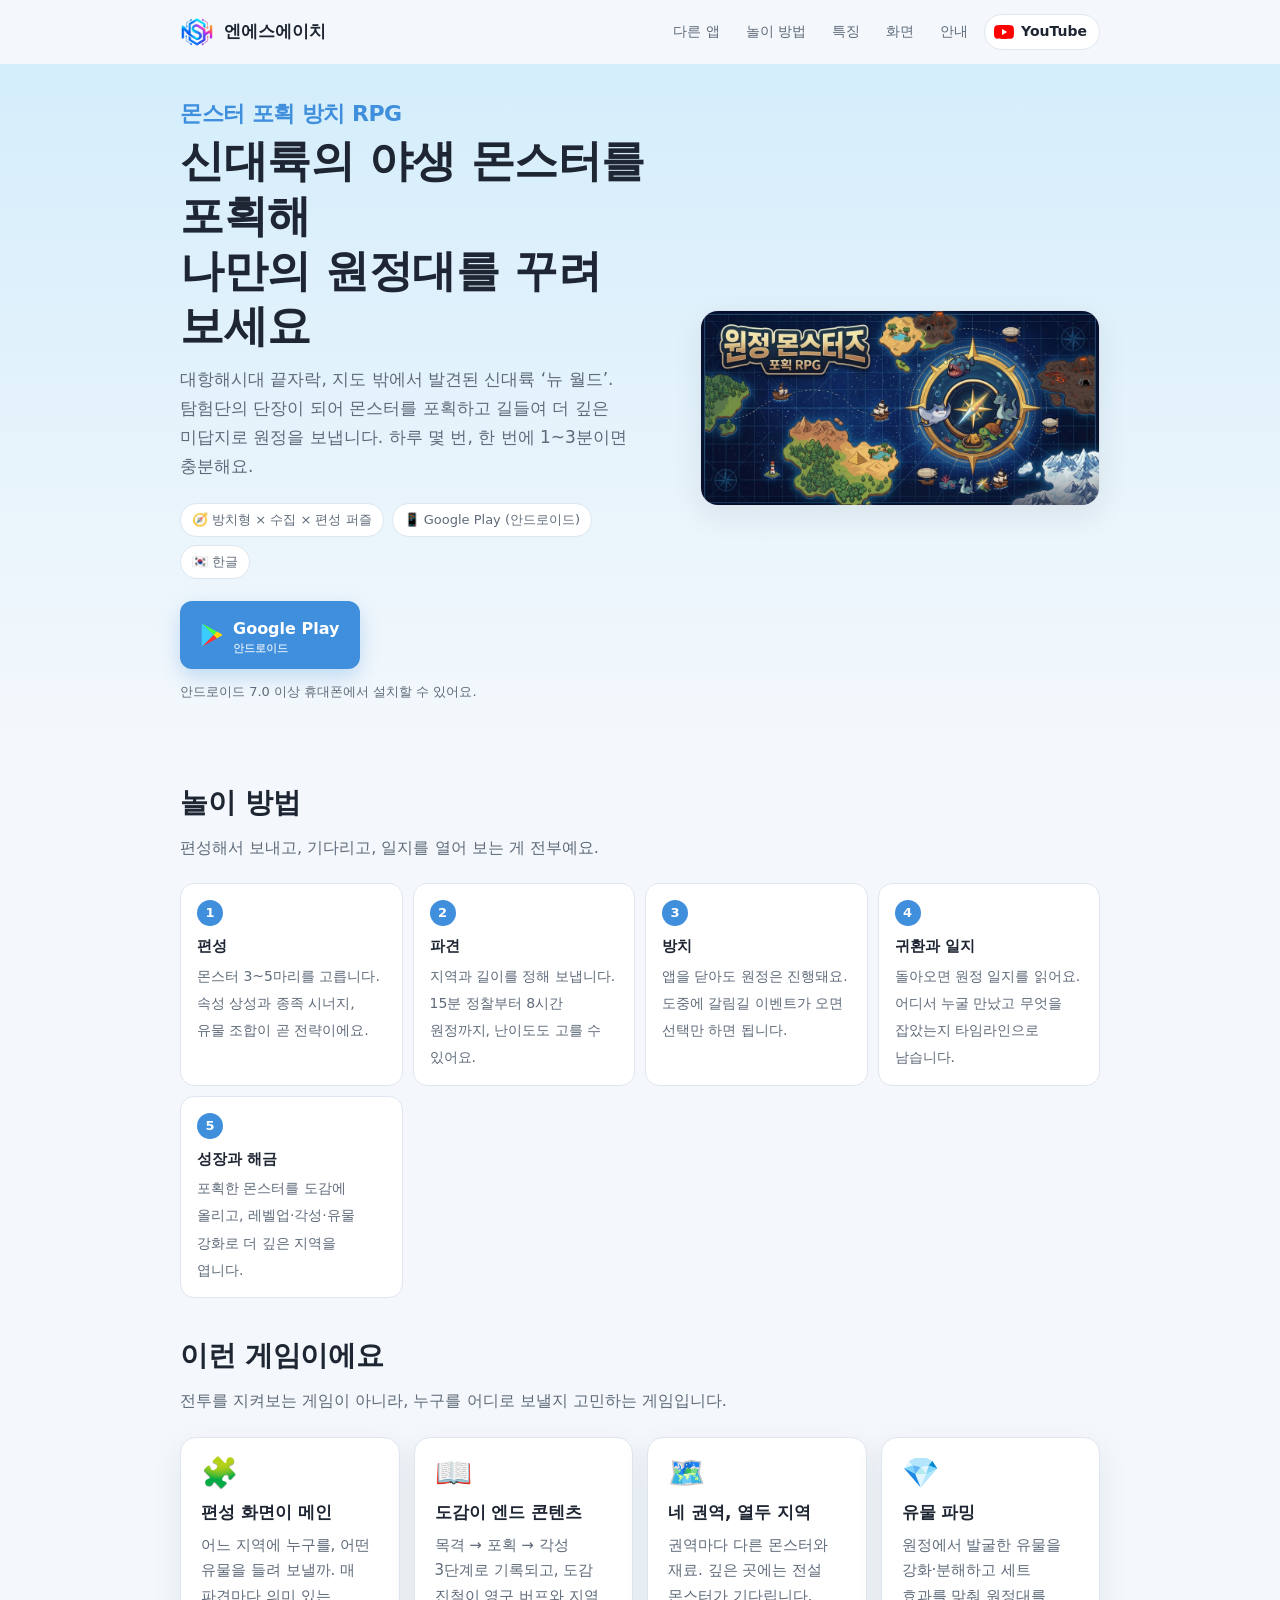
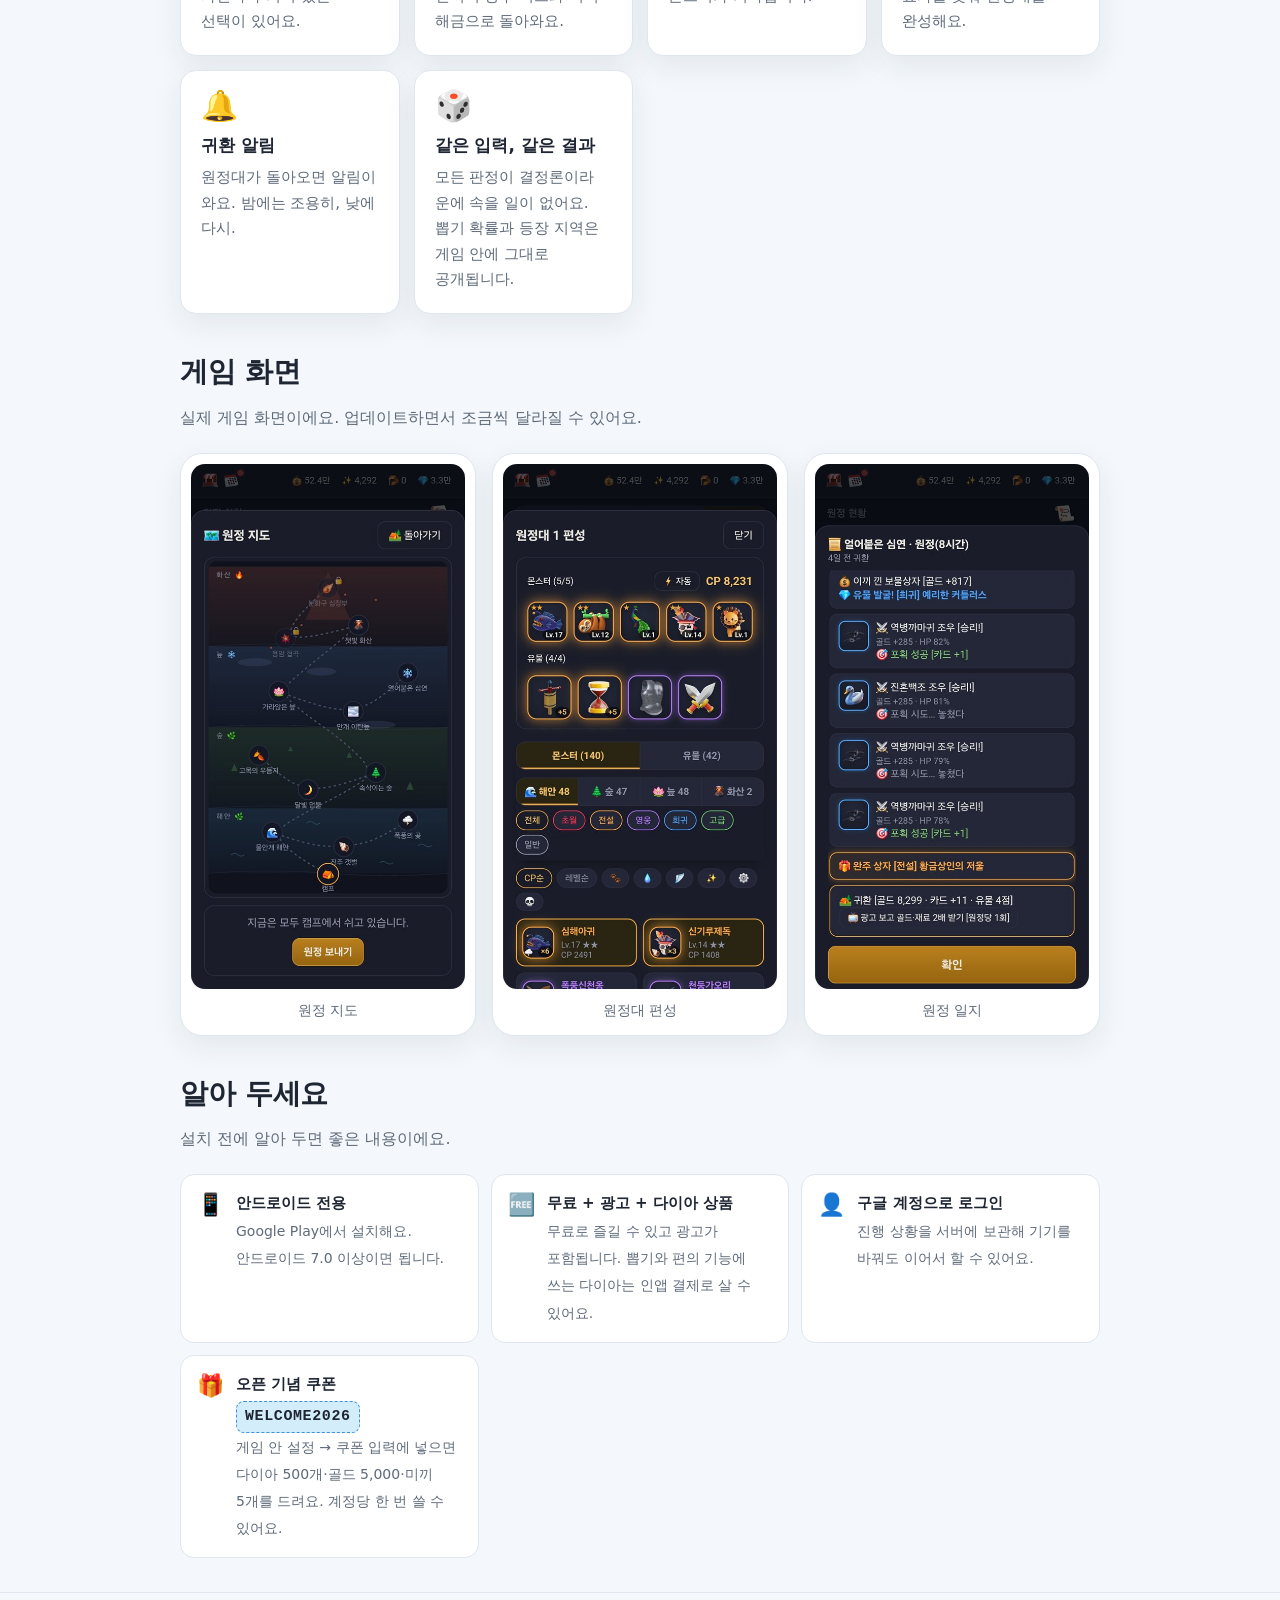
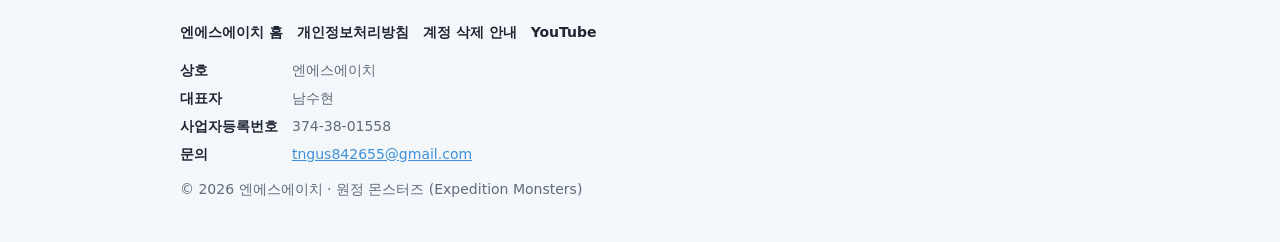
<file: apps/newworld/index.html>
<!DOCTYPE html>
<html lang="ko">
<head>
<meta charset="utf-8">
<meta name="viewport" content="width=device-width, initial-scale=1">
<title>원정 몬스터즈 - 몬스터 포획 방치 RPG | 무료 수집 RPG</title>
<meta name="description" content="미지의 신대륙 뉴 월드를 탐험하며 야생 몬스터를 포획해 나만의 원정대를 꾸리는 방치형 수집 RPG. 하루 몇 번, 한 번에 1~3분. Google Play에서 무료로 즐기세요.">
<link rel="canonical" href="https://tngus842655.github.io/apps/newworld/">
<link rel="icon" href="../../assets/newworld/icon-192.png" type="image/png">
<link rel="apple-touch-icon" href="../../assets/newworld/icon-192.png">
<link rel="stylesheet" href="../../assets/site.css">
<script src="../../assets/site.js" defer></script>
<meta name="theme-color" content="#17346b">
<meta property="og:type" content="website">
<meta property="og:site_name" content="엔에스에이치">
<meta property="og:title" content="원정 몬스터즈 - 몬스터 포획 방치 RPG">
<meta property="og:description" content="신대륙을 탐험하며 야생 몬스터를 포획해 나만의 원정대를 꾸리는 방치형 수집 RPG. Google Play에서 무료로 즐기세요.">
<meta property="og:url" content="https://tngus842655.github.io/apps/newworld/">
<meta property="og:image" content="https://tngus842655.github.io/assets/newworld/feature-graphic.jpg?v=2">
<meta property="og:image:width" content="1024">
<meta property="og:image:height" content="500">
<meta property="og:locale" content="ko_KR">
<meta name="twitter:card" content="summary_large_image">
<meta name="twitter:title" content="원정 몬스터즈 - 몬스터 포획 방치 RPG">
<meta name="twitter:description" content="신대륙을 탐험하며 야생 몬스터를 포획해 나만의 원정대를 꾸리는 방치형 수집 RPG. Google Play에서 무료로 즐기세요.">
<meta name="twitter:image" content="https://tngus842655.github.io/assets/newworld/feature-graphic.jpg?v=2">
<script type="application/ld+json">
{
  "@context": "https://schema.org",
  "@type": "MobileApplication",
  "name": "원정 몬스터즈",
  "alternateName": "Expedition Monsters",
  "description": "미지의 신대륙을 탐험하며 야생 몬스터를 포획해 나만의 원정대를 꾸리는 방치형 수집 RPG.",
  "url": "https://tngus842655.github.io/apps/newworld/",
  "image": "https://tngus842655.github.io/assets/newworld/icon-192.png",
  "screenshot": "https://tngus842655.github.io/assets/newworld/screen-party.jpg",
  "applicationCategory": "GameApplication",
  "applicationSubCategory": "Role Playing",
  "operatingSystem": "Android",
  "inLanguage": "ko",
  "isAccessibleForFree": true,
  "offers": { "@type": "Offer", "price": "0", "priceCurrency": "KRW" },
  "installUrl": "https://play.google.com/store/apps/details?id=com.expeditionmonsters.app",
  "author": { "@type": "Organization", "name": "엔에스에이치", "email": "tngus842655@gmail.com" }
}
</script>
<style>
  /* 이 페이지만: 쿠폰 코드, 놀이 방법 단계 */
  .coupon { display:inline-block; margin-top:4px; font-family:ui-monospace, Consolas, monospace; font-size:15px; letter-spacing:.04em; color:var(--fg); background:var(--sky); border:1px dashed var(--accent); border-radius:8px; padding:2px 8px; user-select:all; }
  .timeline { display:grid; grid-template-columns:repeat(auto-fit, minmax(180px, 1fr)); gap:10px; }
  .step { background:var(--card); border:1px solid var(--line); border-radius:14px; padding:14px 16px; }
  .step b { display:block; font-size:15px; margin-bottom:2px; }
  .step span { font-size:14px; color:var(--muted); }
  .step .n { display:inline-grid; place-items:center; width:26px; height:26px; border-radius:50%; background:var(--accent); color:#fff; font-size:13px; font-weight:800; margin-bottom:8px; }
</style>
</head>
<body>

<div class="wrap">
  <header class="top">
    <a class="brand" href="../../"><img src="../../assets/brand/logo-96.png" alt="" width="34" height="34">엔에스에이치</a>
    <nav class="menu" aria-label="페이지 내 이동">
      <a href="../../#apps">다른 앱</a>
      <a href="#loop">놀이 방법</a>
      <a href="#how">특징</a>
      <a href="#shots">화면</a>
      <a href="#info">안내</a>
      <a class="yt" href="https://www.youtube.com/@nsh_apps" rel="noopener" title="엔에스에이치 유튜브 채널"><img src="../../assets/icons/youtube.svg" alt="" width="20" height="14"><span class="lbl">YouTube</span></a>
    </nav>
  </header>
</div>

<main id="top">
  <div class="hero">
    <div class="wrap hero-grid">
      <div>
        <h1><small>몬스터 포획 방치 RPG</small>신대륙의 야생 몬스터를 포획해<br>나만의 원정대를 꾸려 보세요</h1>
        <p class="lead">대항해시대 끝자락, 지도 밖에서 발견된 신대륙 ‘뉴 월드’. 탐험단의 단장이 되어 몬스터를 포획하고 길들여 더 깊은 미답지로 원정을 보냅니다. 하루 몇 번, 한 번에 1~3분이면 충분해요.</p>
        <div class="badges">
          <span class="badge">🧭 방치형 × 수집 × 편성 퍼즐</span>
          <span class="badge">📱 Google Play (안드로이드)</span>
          <span class="badge">🇰🇷 한글</span>
        </div>
        <div class="cta" id="download">
          <a class="btn primary" href="https://play.google.com/store/apps/details?id=com.expeditionmonsters.app" rel="noopener">
            <img class="ic" src="../../assets/icons/google-play.svg" alt="" width="22" height="22"><span>Google Play<small>안드로이드</small></span>
          </a>
        </div>
        <p class="note">안드로이드 7.0 이상 휴대폰에서 설치할 수 있어요.</p>
      </div>
      <figure class="hero-art">
        <img src="../../assets/newworld/feature-graphic.jpg" alt="원정 몬스터즈 대표 이미지" width="1024" height="500">
      </figure>
    </div>
  </div>

  <section id="loop">
    <div class="wrap">
      <h2>놀이 방법</h2>
      <p class="sub">편성해서 보내고, 기다리고, 일지를 열어 보는 게 전부예요.</p>
      <div class="timeline">
        <div class="step"><span class="n">1</span><b>편성</b><span>몬스터 3~5마리를 고릅니다. 속성 상성과 종족 시너지, 유물 조합이 곧 전략이에요.</span></div>
        <div class="step"><span class="n">2</span><b>파견</b><span>지역과 길이를 정해 보냅니다. 15분 정찰부터 8시간 원정까지, 난이도도 고를 수 있어요.</span></div>
        <div class="step"><span class="n">3</span><b>방치</b><span>앱을 닫아도 원정은 진행돼요. 도중에 갈림길 이벤트가 오면 선택만 하면 됩니다.</span></div>
        <div class="step"><span class="n">4</span><b>귀환과 일지</b><span>돌아오면 원정 일지를 읽어요. 어디서 누굴 만났고 무엇을 잡았는지 타임라인으로 남습니다.</span></div>
        <div class="step"><span class="n">5</span><b>성장과 해금</b><span>포획한 몬스터를 도감에 올리고, 레벨업·각성·유물 강화로 더 깊은 지역을 엽니다.</span></div>
      </div>
    </div>
  </section>

  <section id="how" class="tight">
    <div class="wrap">
      <h2>이런 게임이에요</h2>
      <p class="sub">전투를 지켜보는 게임이 아니라, 누구를 어디로 보낼지 고민하는 게임입니다.</p>
      <div class="cards">
        <div class="card"><div class="em">🧩</div><h3>편성 화면이 메인</h3><p>어느 지역에 누구를, 어떤 유물을 들려 보낼까. 매 파견마다 의미 있는 선택이 있어요.</p></div>
        <div class="card"><div class="em">📖</div><h3>도감이 엔드 콘텐츠</h3><p>목격 → 포획 → 각성 3단계로 기록되고, 도감 진척이 영구 버프와 지역 해금으로 돌아와요.</p></div>
        <div class="card"><div class="em">🗺️</div><h3>네 권역, 열두 지역</h3><p>권역마다 다른 몬스터와 재료. 깊은 곳에는 전설 몬스터가 기다립니다.</p></div>
        <div class="card"><div class="em">💎</div><h3>유물 파밍</h3><p>원정에서 발굴한 유물을 강화·분해하고 세트 효과를 맞춰 원정대를 완성해요.</p></div>
        <div class="card"><div class="em">🔔</div><h3>귀환 알림</h3><p>원정대가 돌아오면 알림이 와요. 밤에는 조용히, 낮에 다시.</p></div>
        <div class="card"><div class="em">🎲</div><h3>같은 입력, 같은 결과</h3><p>모든 판정이 결정론이라 운에 속을 일이 없어요. 뽑기 확률과 등장 지역은 게임 안에 그대로 공개됩니다.</p></div>
      </div>
    </div>
  </section>

  <section id="shots" class="tight">
    <div class="wrap">
      <h2>게임 화면</h2>
      <p class="sub">실제 게임 화면이에요. 업데이트하면서 조금씩 달라질 수 있어요.</p>
      <div class="shots">
        <figure class="shot"><img src="../../assets/newworld/screen-map.jpg" alt="원정 몬스터즈 원정 지도 — 지역을 골라 원정대를 보내는 화면" loading="lazy" width="540" height="1035"><figcaption>원정 지도</figcaption></figure>
        <figure class="shot"><img src="../../assets/newworld/screen-party.jpg" alt="원정 몬스터즈 원정대 편성 — 몬스터와 유물을 고르는 화면" loading="lazy" width="540" height="1035"><figcaption>원정대 편성</figcaption></figure>
        <figure class="shot"><img src="../../assets/newworld/screen-log.jpg" alt="원정 몬스터즈 원정 일지 — 조우와 포획 결과 타임라인" loading="lazy" width="540" height="1035"><figcaption>원정 일지</figcaption></figure>
      </div>
    </div>
  </section>

  <section id="info" class="tight">
    <div class="wrap">
      <h2>알아 두세요</h2>
      <p class="sub">설치 전에 알아 두면 좋은 내용이에요.</p>
      <div class="facts">
        <div class="fact"><div class="em">📱</div><div><b>안드로이드 전용</b><span>Google Play에서 설치해요. 안드로이드 7.0 이상이면 됩니다.</span></div></div>
        <div class="fact"><div class="em">🆓</div><div><b>무료 + 광고 + 다이아 상품</b><span>무료로 즐길 수 있고 광고가 포함됩니다. 뽑기와 편의 기능에 쓰는 다이아는 인앱 결제로 살 수 있어요.</span></div></div>
        <div class="fact"><div class="em">👤</div><div><b>구글 계정으로 로그인</b><span>진행 상황을 서버에 보관해 기기를 바꿔도 이어서 할 수 있어요.</span></div></div>
        <div class="fact"><div class="em">🎁</div><div><b>오픈 기념 쿠폰 <code class="coupon">WELCOME2026</code></b><span>게임 안 설정 → 쿠폰 입력에 넣으면 다이아 500개·골드 5,000·미끼 5개를 드려요. 계정당 한 번 쓸 수 있어요.</span></div></div>
      </div>
    </div>
  </section>
</main>

<footer>
  <div class="wrap">
    <div class="links">
      <a href="../../">엔에스에이치 홈</a>
      <a href="https://tngus842655.github.io/NewWorld/privacy.html">개인정보처리방침</a>
      <a href="https://tngus842655.github.io/NewWorld/account-deletion.html">계정 삭제 안내</a>
      <a href="https://www.youtube.com/@nsh_apps" rel="noopener">YouTube</a>
    </div>
    <dl>
      <dt>상호</dt><dd>엔에스에이치</dd>
      <dt>대표자</dt><dd>남수현</dd>
      <dt>사업자등록번호</dt><dd>374-38-01558</dd>
      <dt>문의</dt><dd><a href="mailto:tngus842655@gmail.com">tngus842655@gmail.com</a></dd>
    </dl>
    <div>© 2026 엔에스에이치 · 원정 몬스터즈 (Expedition Monsters)</div>
  </div>
</footer>
</body>
</html>
</file>
<file: assets/site.css>
/* 공용 스타일 — 홈(index.html)과 apps/<slug>/index.html이 함께 쓴다.
   색은 :root 변수만 바꾸면 전체에 반영된다. 다크 모드는 prefers-color-scheme로 자동. */
:root {
  --bg:#f4f8fc; --card:#ffffff; --fg:#1f2633; --muted:#5f6b7a; --line:#dfe6ef;
  --accent:#3f8fdc; --accent-2:#f5b740; --sky:#d4edfb;
  --shadow:0 10px 30px rgba(31,38,51,.08);
}
@media (prefers-color-scheme: dark) {
  :root {
    --bg:#121620; --card:#1b2130; --fg:#e8ecf3; --muted:#9aa5b5; --line:#2b3446;
    --accent:#6fb3f2; --accent-2:#f5c35c; --sky:#1e2a3b;
    --shadow:0 10px 30px rgba(0,0,0,.35);
  }
}
* { box-sizing:border-box; }
html { scroll-behavior:smooth; }
body {
  margin:0; background:var(--bg); color:var(--fg);
  font-family:"Apple SD Gothic Neo","Noto Sans KR","Malgun Gothic",system-ui,-apple-system,sans-serif;
  line-height:1.7; word-break:keep-all; -webkit-font-smoothing:antialiased;
}
a { color:var(--accent); }
img { max-width:100%; height:auto; display:block; }
figure { margin:0; }
.wrap { max-width:960px; margin:0 auto; padding:0 20px; }

/* ── 상단 바 ─────────────────────────────────────────── */
header.top { display:flex; align-items:center; justify-content:space-between; gap:12px; padding:14px 0; }
.brand { display:flex; align-items:center; gap:10px; font-weight:800; font-size:17px; color:var(--fg); text-decoration:none; white-space:nowrap; }
.brand img { width:34px; height:34px; }
nav.menu { display:flex; gap:6px; flex-wrap:wrap; justify-content:flex-end; }
nav.menu a { font-size:14px; color:var(--muted); text-decoration:none; padding:6px 10px; border-radius:8px; }
nav.menu a:hover { background:var(--card); color:var(--fg); }
nav.menu a.yt { display:inline-flex; align-items:center; gap:7px; padding:5px 12px 5px 9px; border-radius:999px; background:var(--card); border:1px solid var(--line); color:var(--fg); font-weight:800; }
nav.menu a.yt:hover { border-color:#ff0000; color:#ff0000; }
nav.menu a.yt img { width:20px; height:14px; display:block; }

/* ── 히어로 ─────────────────────────────────────────── */
.hero { background:linear-gradient(180deg, var(--sky) 0%, var(--bg) 100%); padding:36px 0 28px; }
.hero-grid { display:grid; grid-template-columns:1.1fr .9fr; gap:32px; align-items:center; }
.hero h1 { font-size:clamp(30px, 5vw, 44px); line-height:1.25; margin:0 0 12px; letter-spacing:-.5px; }
.hero h1 small { display:block; font-size:.5em; font-weight:700; color:var(--accent); margin-bottom:6px; }
.hero p.lead { font-size:17px; color:var(--muted); margin:0 0 22px; }
.badges { display:flex; gap:8px; flex-wrap:wrap; margin-bottom:22px; }
.badge { font-size:13px; padding:5px 11px; border-radius:999px; background:var(--card); border:1px solid var(--line); color:var(--muted); }
.cta { display:flex; gap:10px; flex-wrap:wrap; }
.btn {
  display:inline-flex; align-items:center; gap:10px; padding:13px 20px; border-radius:12px;
  text-decoration:none; font-weight:800; font-size:16px; border:1px solid transparent; transition:transform .1s;
}
.btn:active { transform:translateY(1px); }
.btn.primary { background:var(--accent); color:#fff; box-shadow:0 8px 20px rgba(63,143,220,.28); }
.btn.toss, .btn.ghost { background:var(--card); color:var(--fg); border-color:var(--line); }
.btn .ic { font-size:20px; line-height:1; }
.btn img.ic { width:22px; height:22px; flex:none; }
.btn.sm img.ic { width:16px; height:16px; }
.btn small { display:block; font-size:11px; font-weight:600; opacity:.75; line-height:1.2; }
.btn.sm { padding:9px 14px; font-size:14px; border-radius:10px; gap:6px; }
.hero-art { border-radius:18px; overflow:hidden; box-shadow:var(--shadow); border:1px solid var(--line); }
.note { font-size:13px; color:var(--muted); margin-top:12px; }

/* ── 섹션 공통 ───────────────────────────────────────── */
section { padding:34px 0; }
section.tight { padding-top:0; }
section h2 { font-size:clamp(22px, 3.2vw, 28px); margin:0 0 8px; letter-spacing:-.3px; }
section p.sub { margin:0 0 22px; color:var(--muted); }
.cards { display:grid; grid-template-columns:repeat(auto-fit, minmax(210px, 1fr)); gap:14px; }
.card { background:var(--card); border:1px solid var(--line); border-radius:16px; padding:20px; box-shadow:var(--shadow); }
.card .em { font-size:30px; line-height:1; margin-bottom:10px; }
.card h3 { margin:0 0 6px; font-size:17px; }
.card p { margin:0; color:var(--muted); font-size:15px; }

/* 단계 체인 (예: 돈 불리는 순서) */
.chain { display:flex; flex-wrap:wrap; align-items:center; gap:8px; }
.chip { background:var(--card); border:1px solid var(--line); border-radius:999px; padding:8px 14px; font-weight:800; font-size:15px; }
.chip.coin { border-color:#d6b25a; }
.chip.bill { border-color:var(--accent); }
.chip.final { background:var(--accent-2); color:#3b2a00; border-color:transparent; }
.arrow { color:var(--muted); font-size:14px; }

/* 스크린샷 */
.shots { display:grid; grid-template-columns:repeat(3, 1fr); gap:16px; }
.shot { background:var(--card); border:1px solid var(--line); border-radius:22px; padding:10px; box-shadow:var(--shadow); }
.shot img { border-radius:14px; width:100%; }
.shot figcaption { text-align:center; font-size:14px; color:var(--muted); padding:10px 0 2px; }

/* 안내 항목 */
.facts { display:grid; grid-template-columns:repeat(auto-fit, minmax(240px, 1fr)); gap:12px; }
.fact { display:flex; gap:12px; align-items:flex-start; background:var(--card); border:1px solid var(--line); border-radius:14px; padding:16px; }
.fact .em { font-size:22px; line-height:1.3; }
.fact b { display:block; font-size:15px; }
.fact span { font-size:14px; color:var(--muted); }

/* 등급 표시 */
.rating { display:flex; align-items:center; gap:14px; background:var(--card); border:1px solid var(--line); border-radius:14px; padding:16px 18px; margin-top:14px; }
.rating .mark { width:52px; height:52px; border-radius:12px; background:#2eaf5a; color:#fff; display:grid; place-items:center; font-weight:900; font-size:13px; text-align:center; line-height:1.1; flex:none; }
.rating small { color:var(--muted); display:block; font-size:13px; }

/* ── 홈: 앱 목록 (한 줄에 앱 하나, 가로형 카드) ────────── */
.hero.slim { padding:26px 0 8px; }
.hero.slim h1 { font-size:clamp(24px, 3.6vw, 32px); margin-bottom:6px; }
.hero.slim p.lead { font-size:15px; margin-bottom:0; }
.app-list { display:grid; gap:14px; padding-top:16px; }
.featured { display:flex; gap:18px; align-items:center; background:var(--card); border:1px solid var(--line); border-radius:20px; padding:20px; box-shadow:var(--shadow); }
.featured img { width:84px; height:84px; border-radius:20px; flex:none; }
.featured > div { min-width:0; }
.featured h3 { margin:0 0 4px; font-size:20px; }
.featured h3 a { color:inherit; text-decoration:none; }
.featured h3 a:hover { color:var(--accent); }
.featured h3 .tag { font-size:13px; font-weight:700; }
.featured p { margin:0 0 12px; color:var(--muted); font-size:15px; }
.apps { display:grid; grid-template-columns:repeat(auto-fill, minmax(260px, 1fr)); gap:14px; }
.app-card { display:flex; flex-direction:column; gap:12px; background:var(--card); border:1px solid var(--line); border-radius:18px; padding:18px; box-shadow:var(--shadow); }
.app-card .head { display:flex; gap:12px; align-items:center; }
.app-card .head img { width:56px; height:56px; border-radius:14px; flex:none; }
.app-card .head .ph { width:56px; height:56px; border-radius:14px; flex:none; display:grid; place-items:center; font-size:26px; background:var(--bg); border:1px dashed var(--line); }
.app-card h3 { margin:0; font-size:17px; }
.app-card .tag { font-size:12px; color:var(--muted); }
.app-card p { margin:0; color:var(--muted); font-size:14px; flex:1; }
.app-card .links { display:flex; gap:6px; flex-wrap:nowrap; overflow-x:auto; scrollbar-width:none; }
.app-card .links::-webkit-scrollbar { display:none; }
.app-card .links .btn { padding:8px 11px; font-size:13px; border-radius:9px; white-space:nowrap; flex:0 0 auto; }
.tag.live { color:#1f8f4e; font-weight:700; }
.tag.soon { color:var(--muted); }

/* ── 푸터 ────────────────────────────────────────────── */
footer { border-top:1px solid var(--line); padding:28px 0 40px; color:var(--muted); font-size:14px; }
footer .links { display:flex; gap:14px; flex-wrap:wrap; margin-bottom:14px; }
footer .links a { color:var(--fg); text-decoration:none; font-weight:700; }
footer .links a:hover { color:var(--accent); }
footer dl { display:grid; grid-template-columns:auto 1fr; gap:4px 14px; margin:0 0 12px; }
footer dt { font-weight:700; color:var(--fg); }
footer dd { margin:0; }

/* ── 모바일 ──────────────────────────────────────────── */
@media (max-width: 760px) {
  .hero-grid { grid-template-columns:1fr; gap:22px; }
  .hero-art { order:-1; }
  .shots { grid-template-columns:1fr; max-width:360px; margin:0 auto; }
  .featured { flex-direction:column; align-items:flex-start; }
  footer dl { grid-template-columns:1fr; gap:2px; }
  footer dt { margin-top:8px; }
}

/* ── 홈 카드 버튼: 좁은 화면에서는 스토어 버튼을 아이콘만 남겨 한 줄 유지 ── */
@media (max-width: 540px) {
  .featured .cta { flex-wrap:nowrap; gap:8px; }
  .featured .cta .btn.ghost { padding:9px 12px; }
  .featured .cta .btn.ghost img.ic { width:18px; height:18px; }
  .featured .cta .btn.ghost .lbl { position:absolute; width:1px; height:1px; overflow:hidden; clip:rect(0 0 0 0); white-space:nowrap; }
  .featured .cta .cta-soon { display:none; }
  nav.menu a.yt { padding:6px 9px; }
  nav.menu a.yt .lbl { position:absolute; width:1px; height:1px; overflow:hidden; clip:rect(0 0 0 0); white-space:nowrap; }
}

/* ── 안내 토스트 (site.js가 PC에서 앱인토스 링크를 누를 때 띄운다) ── */
.toast { position:fixed; left:50%; bottom:28px; transform:translate(-50%, 12px); background:var(--fg); color:var(--bg); padding:12px 18px; border-radius:12px; font-size:14px; font-weight:700; box-shadow:var(--shadow); opacity:0; transition:opacity .2s, transform .2s; pointer-events:none; z-index:50; max-width:calc(100% - 40px); text-align:center; }
.toast.show { opacity:1; transform:translate(-50%, 0); }
</file>
